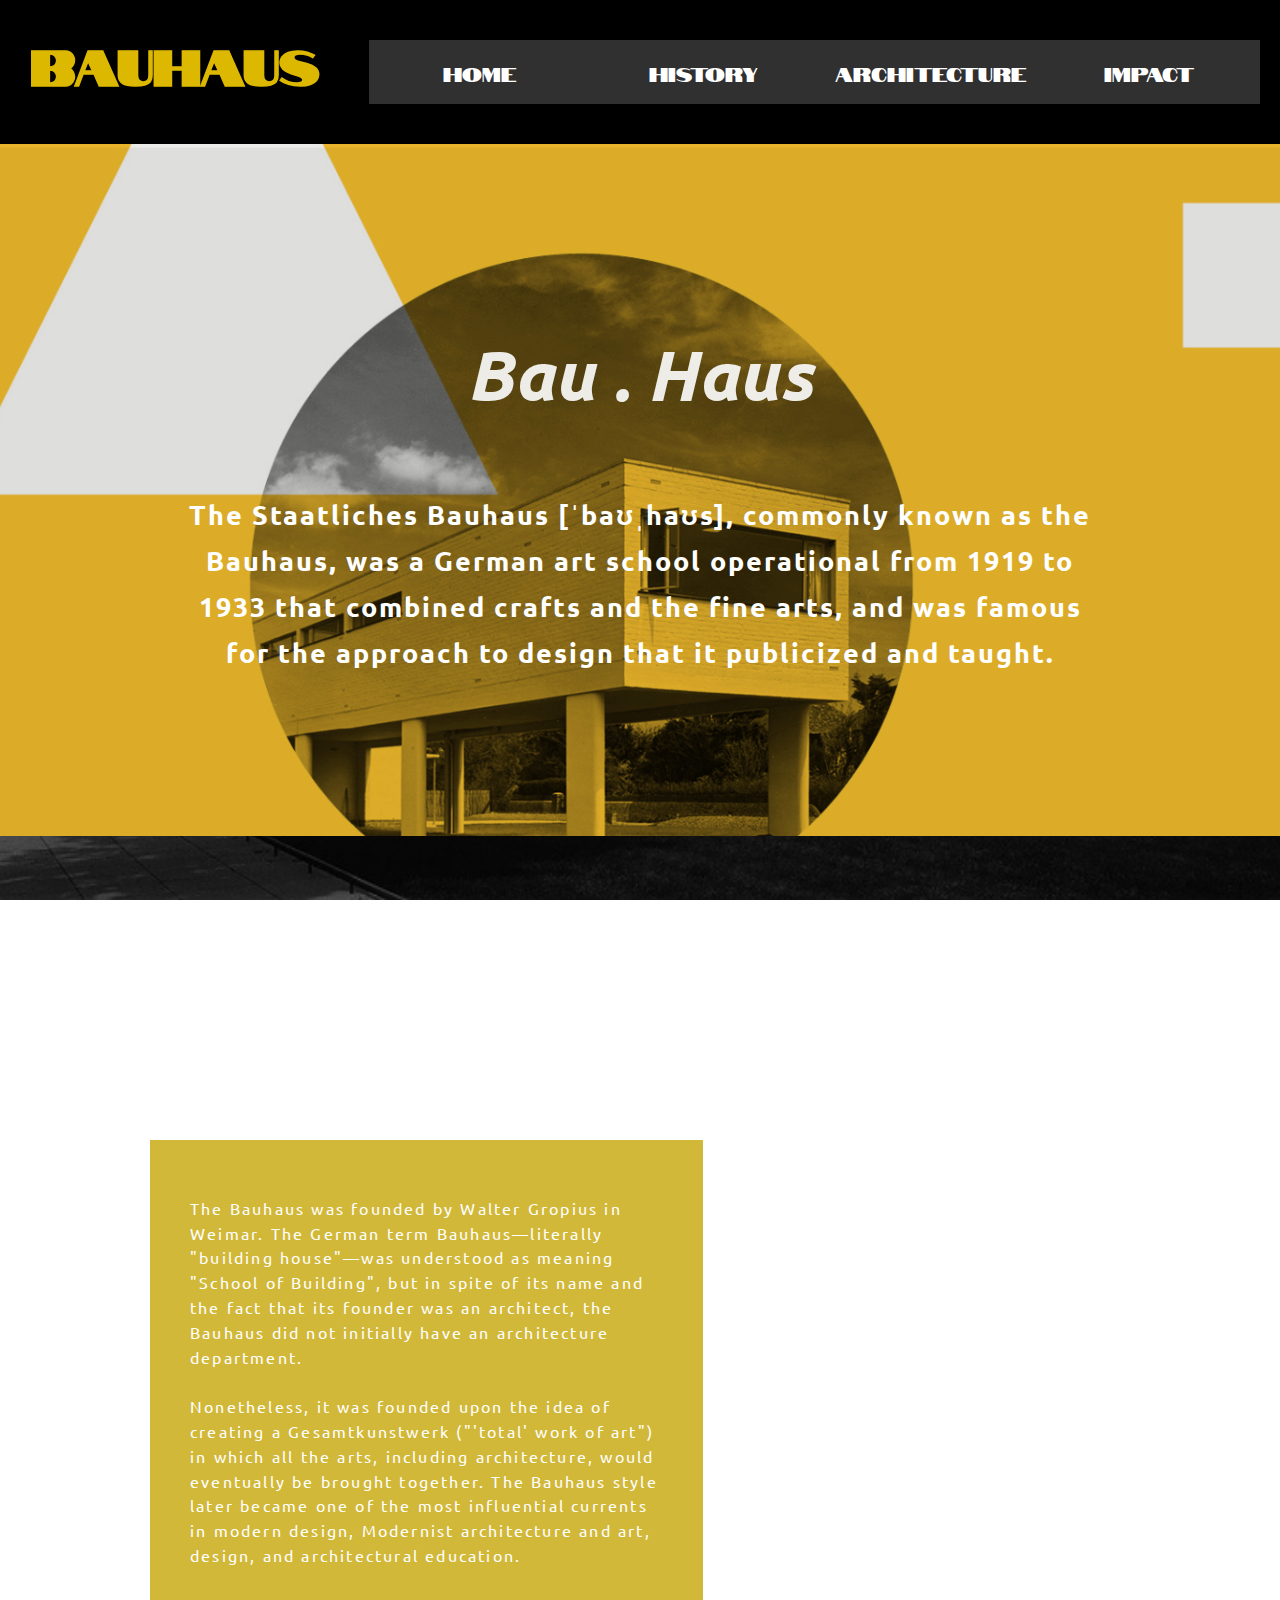
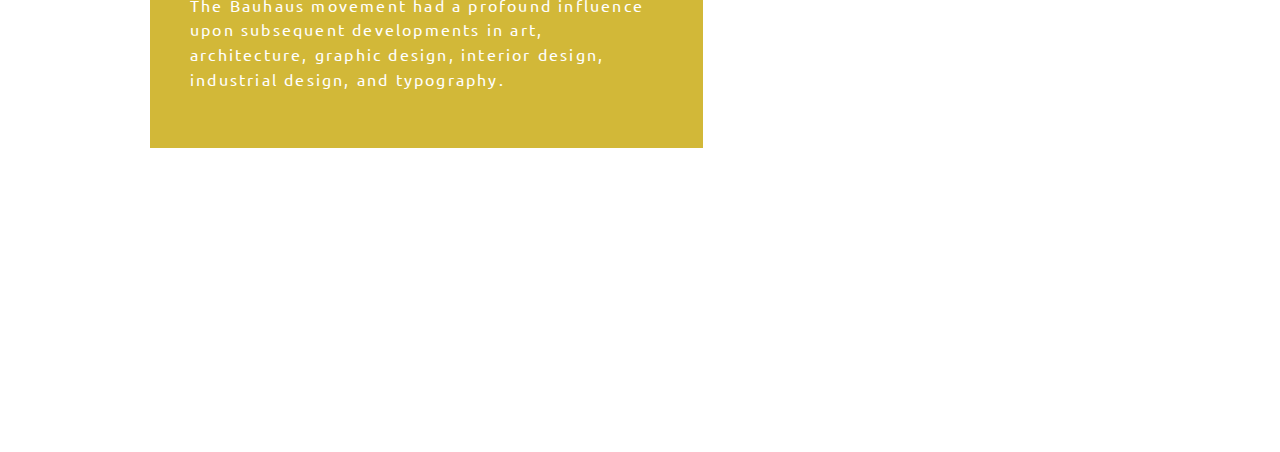
<file: index.html>
<!DOCTYPE html>
<html>
<head>

	<meta charset="utf-8">
	<meta http-equiv="X-UA-Compatible" content="IE=edge">
	<title>Bauhaus Design</title>
	<meta name="description" content="">

	<!-- Enable responsive layouts; tell browsers not to shrink pages to fit small screens -->
	<meta name="viewport" content="width=device-width, initial-scale=1">

	<!-- Load styles -->
	<!-- For production, combine all of the stylesheets -->
	<link rel="stylesheet" href="css/sitewide.css">

	<!-- Webfonts -->
	<link href="https://fonts.googleapis.com/css?family=Source+Sans+Pro" rel="stylesheet">
		<link href="https://fonts.googleapis.com/css?family=Barlow|Francois+One|Ubuntu|Notable&display=swap" rel="stylesheet">

</head>
<body class="homepage">
<!-- Change this classname for each page/type! -->

	<!-- Page content typically goes inside the container -->

	<div class="container">
		<div class="box box-title">
				<h3> Bauhaus</h3>
				<nav class="global-nav">
					<ul>
						<li>
							<a herf="indect.htmL">HOME</a>
						</li>
						<li>
							<a href="history.html">HISTORY</a>
						</li>
						<li>
							<a href="architecture.html">ARCHITECTURE</a>
						</li>
						<li>
							<a href="impact.html">IMPACT</a>
						</li>
					</ul>
				</nav>
			</div>

		<div class="box box-black">
			<div class="words">
			<h2> Bau . Haus</h2>
			<br><br>
			<h4>The Staatliches Bauhaus [ˈbaʊˌhaʊs], commonly known as the Bauhaus, was a German art school operational from 1919 to 1933 that combined crafts and the fine arts, and was famous for the approach to design that it publicized and taught.</h4>
		</div>
		</div>

		<div class="box box-home">
					<div class="sub">
						<div class="Bauhaus">
							<p>The Bauhaus was founded by Walter Gropius in Weimar. The German term Bauhaus—literally "building house"—was understood as meaning "School of Building", but in spite of its name and the fact that its founder was an architect, the Bauhaus did not initially have an architecture department. <br> <br> Nonetheless, it was founded upon the idea of creating a Gesamtkunstwerk ("'total' work of art") in which all the arts, including architecture, would eventually be brought together. The Bauhaus style later became one of the most influential currents in modern design, Modernist architecture and art, design, and architectural education.<br> <br> The Bauhaus movement had a profound influence upon subsequent developments in art, architecture, graphic design, interior design, industrial design, and typography.</p>
						</div>
					</div>
		</div>

	<!--	<h1>Page title here</h1>

		<p>This is the text.</p>
-->

	</div><!-- end container -->

</body>
</html>
</file>
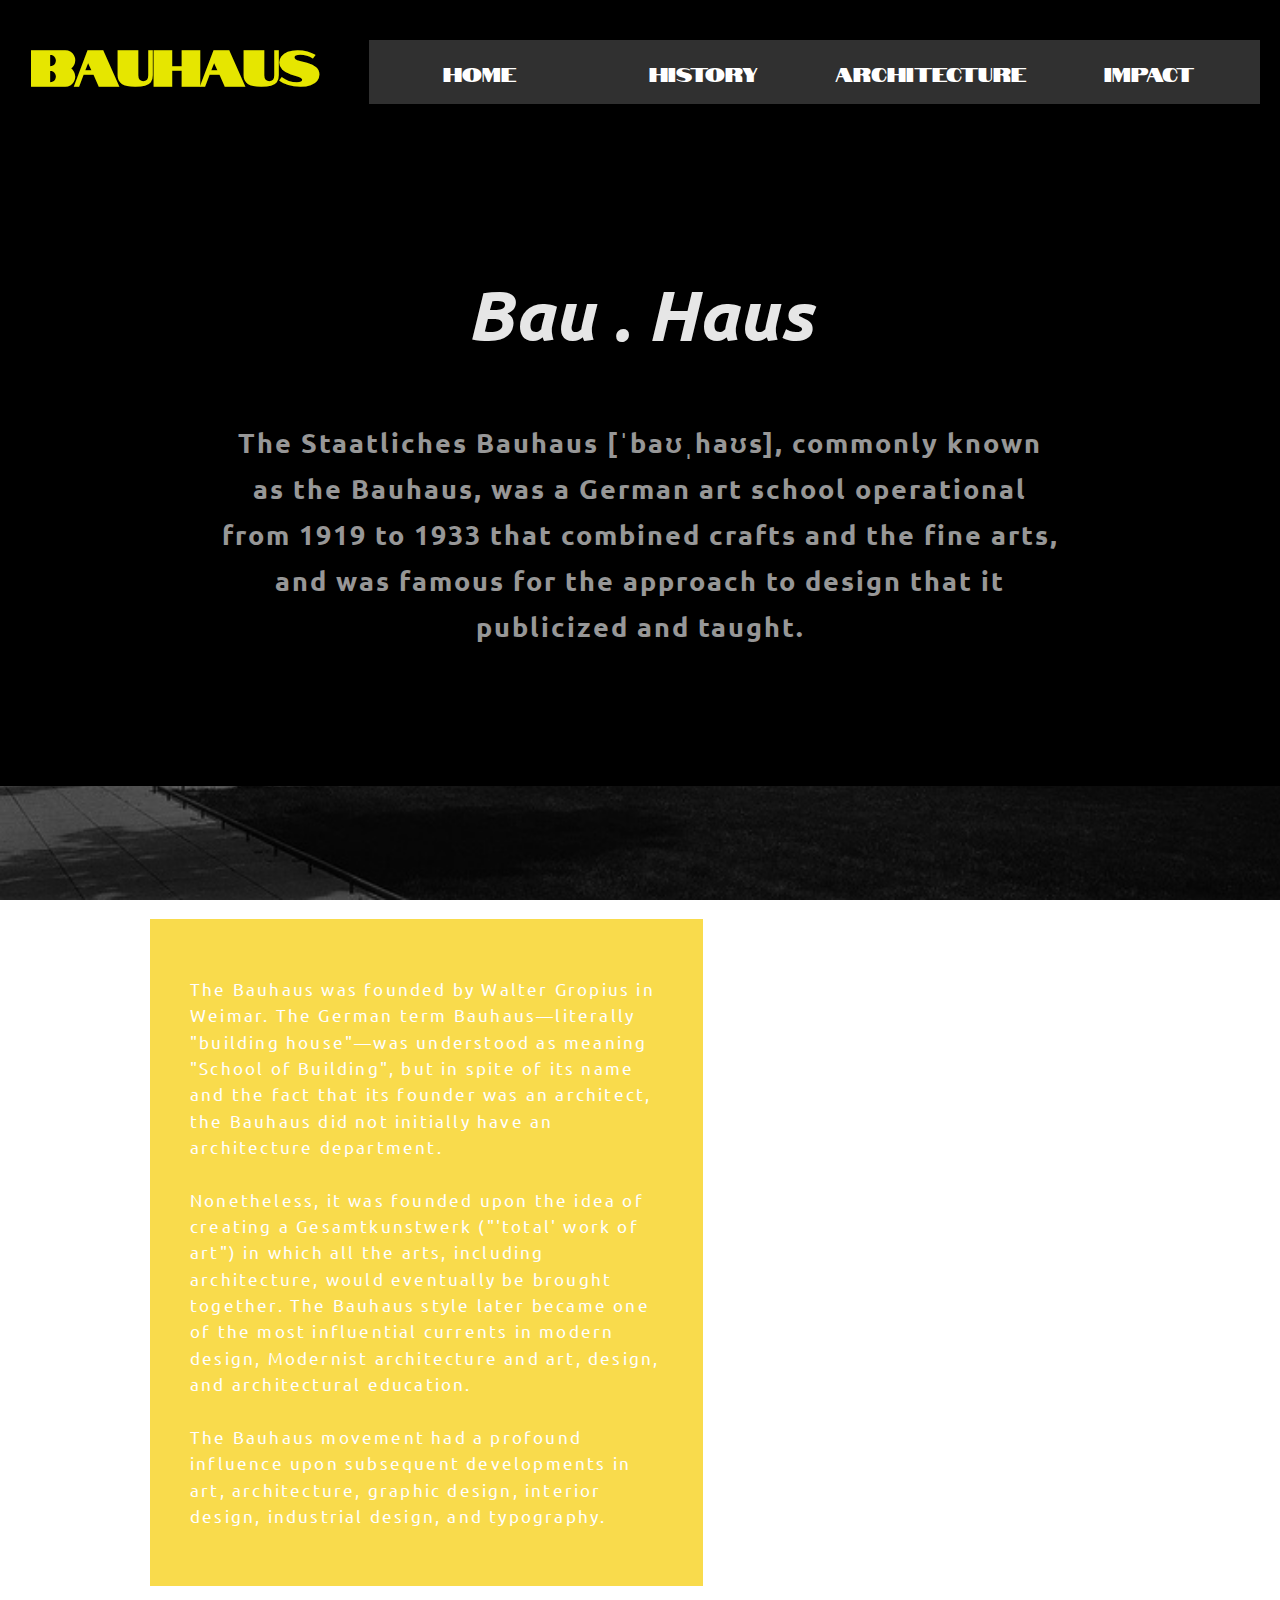
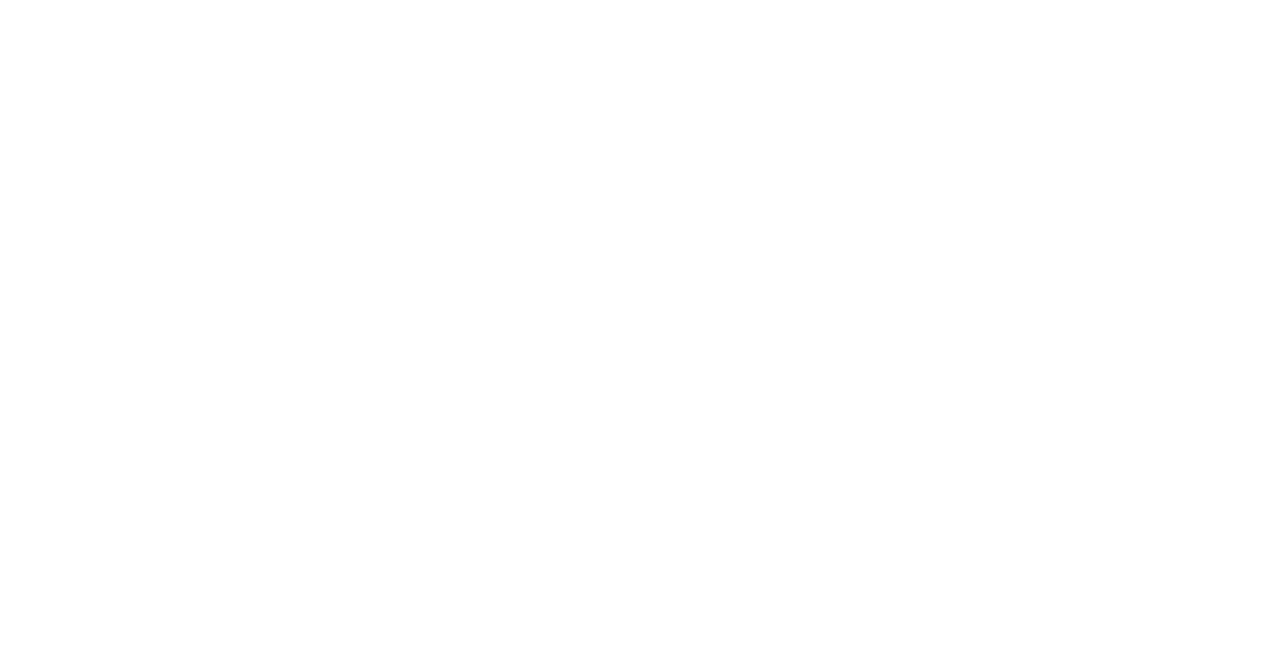
<file: Story Sketch 11.11/index.html>
<!DOCTYPE html>
<html>
<head>

	<meta charset="utf-8">
	<meta http-equiv="X-UA-Compatible" content="IE=edge">
	<title>Bauhaus Design</title>
	<meta name="description" content="">

	<!-- Enable responsive layouts; tell browsers not to shrink pages to fit small screens -->
	<meta name="viewport" content="width=device-width, initial-scale=1">

	<!-- Load styles -->
	<!-- For production, combine all of the stylesheets -->
	<link rel="stylesheet" href="css/sitewide.css">

	<!-- Webfonts -->
	<link href="https://fonts.googleapis.com/css?family=Source+Sans+Pro" rel="stylesheet">
		<link href="https://fonts.googleapis.com/css?family=Barlow|Francois+One|Ubuntu|Notable&display=swap" rel="stylesheet">

</head>
<body class="homepage">
<!-- Change this classname for each page/type! -->

	<!-- Page content typically goes inside the container -->

	<div class="container">
		<div class="box box-title">
				<h3> Bauhaus</h3>
				<nav class="global-nav">
					<ul>
						<li>
							<a herf="indect.htmL">HOME</a>
						</li>
						<li>
							<a href="history.html">HISTORY</a>
						</li>
						<li>
							<a href="architecture.html">ARCHITECTURE</a>
						</li>
						<li>
							<a href="impact.html">IMPACT</a>
						</li>
					</ul>
				</nav>
			</div>

		<div class="box box-black">
			<h2> Bau . Haus</h2>
			<h4>The Staatliches Bauhaus [ˈbaʊˌhaʊs], commonly known as the Bauhaus, was a German art school operational from 1919 to 1933 that combined crafts and the fine arts, and was famous for the approach to design that it publicized and taught.</h4>
		</div>

		<div class="box box-home">
					<div class="sub">
						<div class="Bauhaus">
							<p>The Bauhaus was founded by Walter Gropius in Weimar. The German term Bauhaus—literally "building house"—was understood as meaning "School of Building", but in spite of its name and the fact that its founder was an architect, the Bauhaus did not initially have an architecture department. <br> <br> Nonetheless, it was founded upon the idea of creating a Gesamtkunstwerk ("'total' work of art") in which all the arts, including architecture, would eventually be brought together. The Bauhaus style later became one of the most influential currents in modern design, Modernist architecture and art, design, and architectural education.<br> <br> The Bauhaus movement had a profound influence upon subsequent developments in art, architecture, graphic design, interior design, industrial design, and typography.</p>
						</div>
					</div>
		</div>

	<!--	<h1>Page title here</h1>

		<p>This is the text.</p>
-->

	</div><!-- end container -->

</body>
</html>
</file>
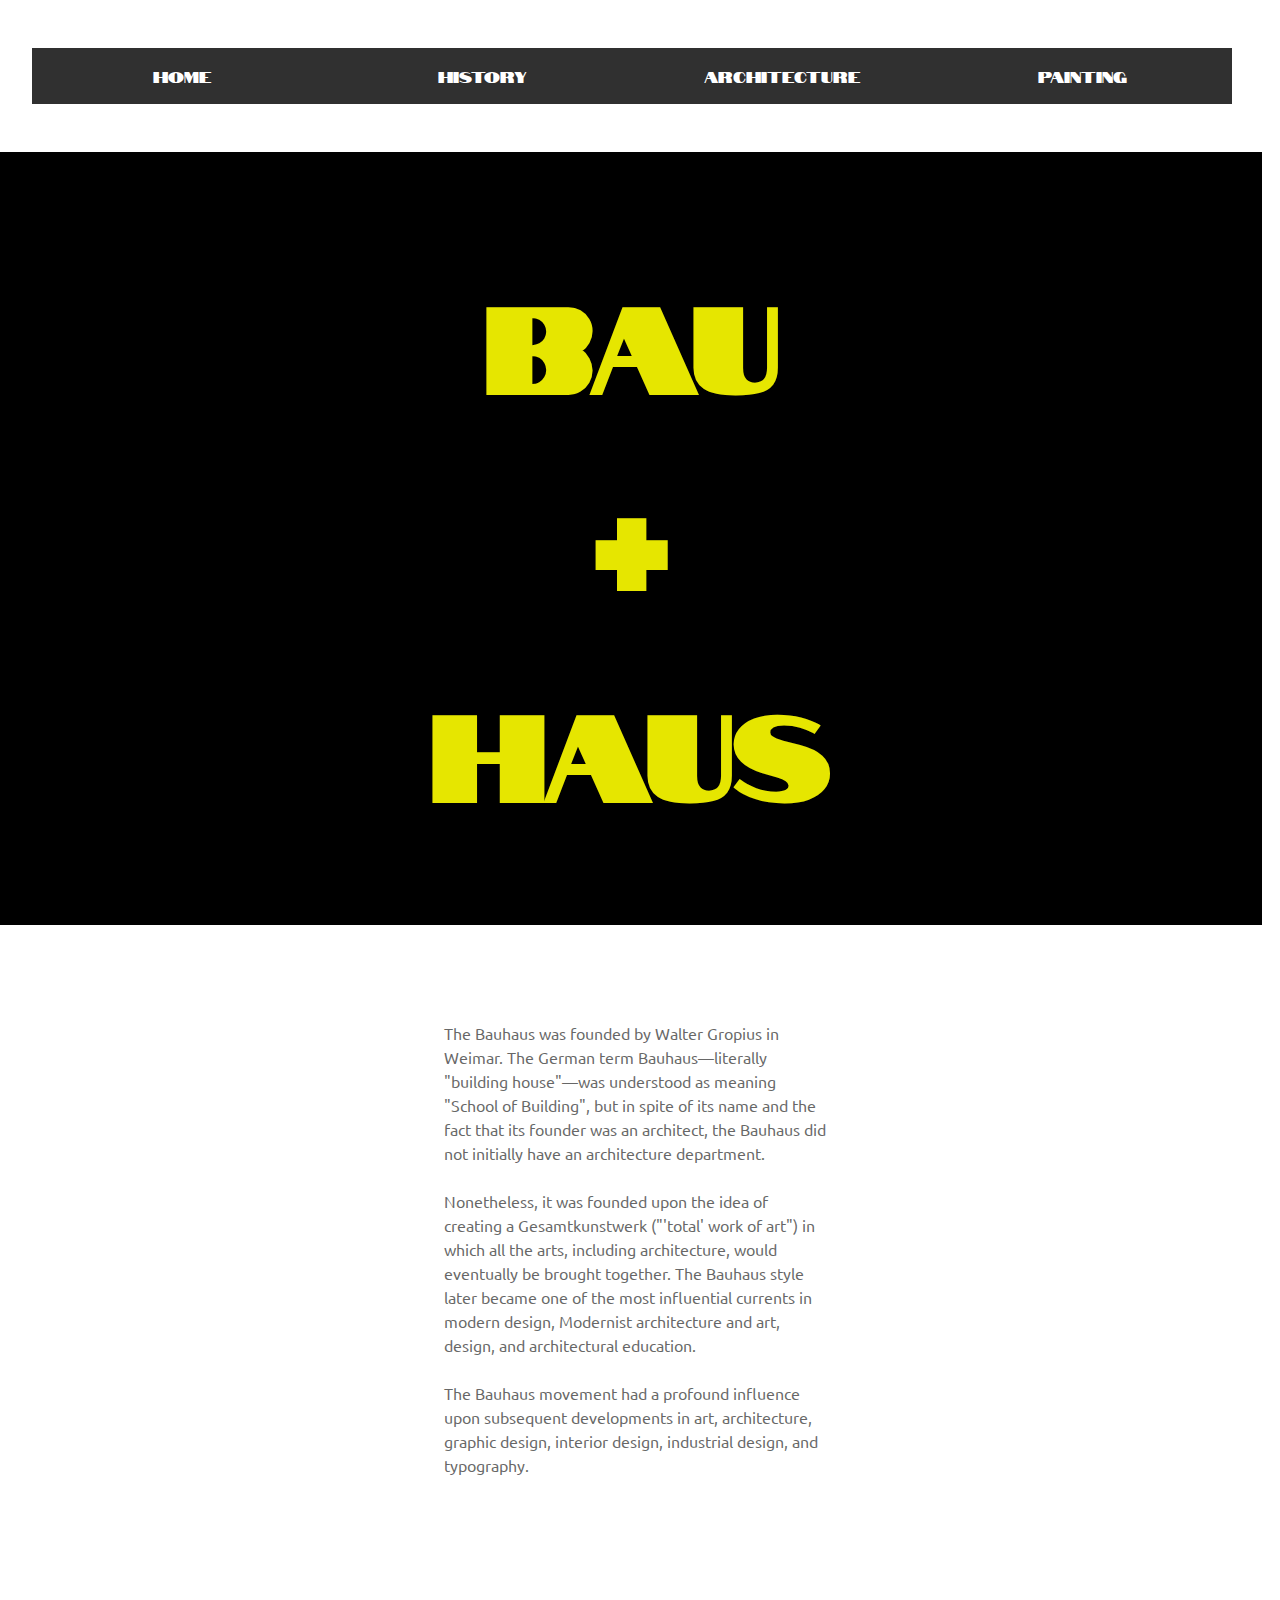
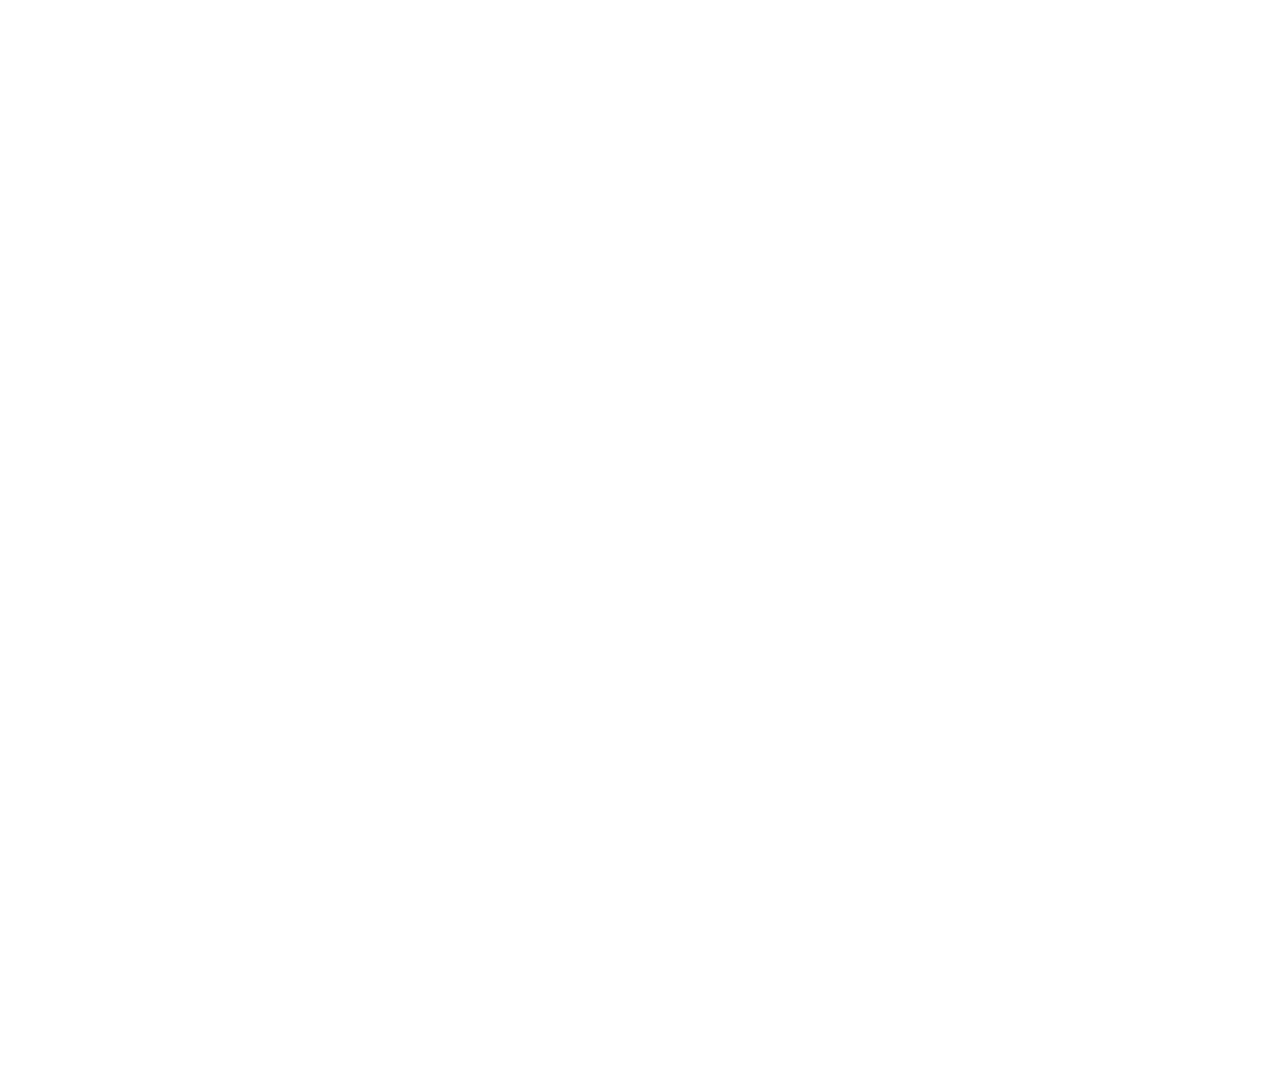
<file: Story Sketch/index.html>
<!DOCTYPE html>
<html>
<head>

	<meta charset="utf-8">
	<meta http-equiv="X-UA-Compatible" content="IE=edge">
	<title>Bauhaus Design</title>
	<meta name="description" content="">

	<!-- Enable responsive layouts; tell browsers not to shrink pages to fit small screens -->
	<meta name="viewport" content="width=device-width, initial-scale=1">

	<!-- Load styles -->
	<!-- For production, combine all of the stylesheets -->
	<link rel="stylesheet" href="css/sitewide.css">

	<!-- Webfonts -->
	<link href="https://fonts.googleapis.com/css?family=Source+Sans+Pro" rel="stylesheet">
		<link href="https://fonts.googleapis.com/css?family=Barlow|Francois+One|Ubuntu|Notable&display=swap" rel="stylesheet">

</head>
<body class="homepage">
<!-- Change this classname for each page/type! -->

	<!-- Page content typically goes inside the container -->

	<div class="container">
		
			<nav class="global-nav">
				<ul>
					<li>
						<a herf="indect.htmL">HOME</a>
					</li>
					<li>
						<a href="history.html">HISTORY</a>
					</li>
					<li>
						<a href="architecture.html">ARCHITECTURE</a>
					</li>
					<li>
						<a href="painting.html">PAINTING</a>
					</li>
				</ul>
			</nav>


		<div class="box box-black">
			<h1> Bau<br>+<br>haus</h1>
		</div>

		<div class="box box-home">
					<div class="sub">
						<div class="Bauhaus">
							<p>The Bauhaus was founded by Walter Gropius in Weimar. The German term Bauhaus—literally "building house"—was understood as meaning "School of Building", but in spite of its name and the fact that its founder was an architect, the Bauhaus did not initially have an architecture department. <br> <br> Nonetheless, it was founded upon the idea of creating a Gesamtkunstwerk ("'total' work of art") in which all the arts, including architecture, would eventually be brought together. The Bauhaus style later became one of the most influential currents in modern design, Modernist architecture and art, design, and architectural education.<br> <br> The Bauhaus movement had a profound influence upon subsequent developments in art, architecture, graphic design, interior design, industrial design, and typography.</p>
						</div>
					</div>
		</div>


	<!--	<h1>Page title here</h1>

		<p>This is the text.</p>
-->

	</div><!-- end container -->

</body>
</html>
</file>
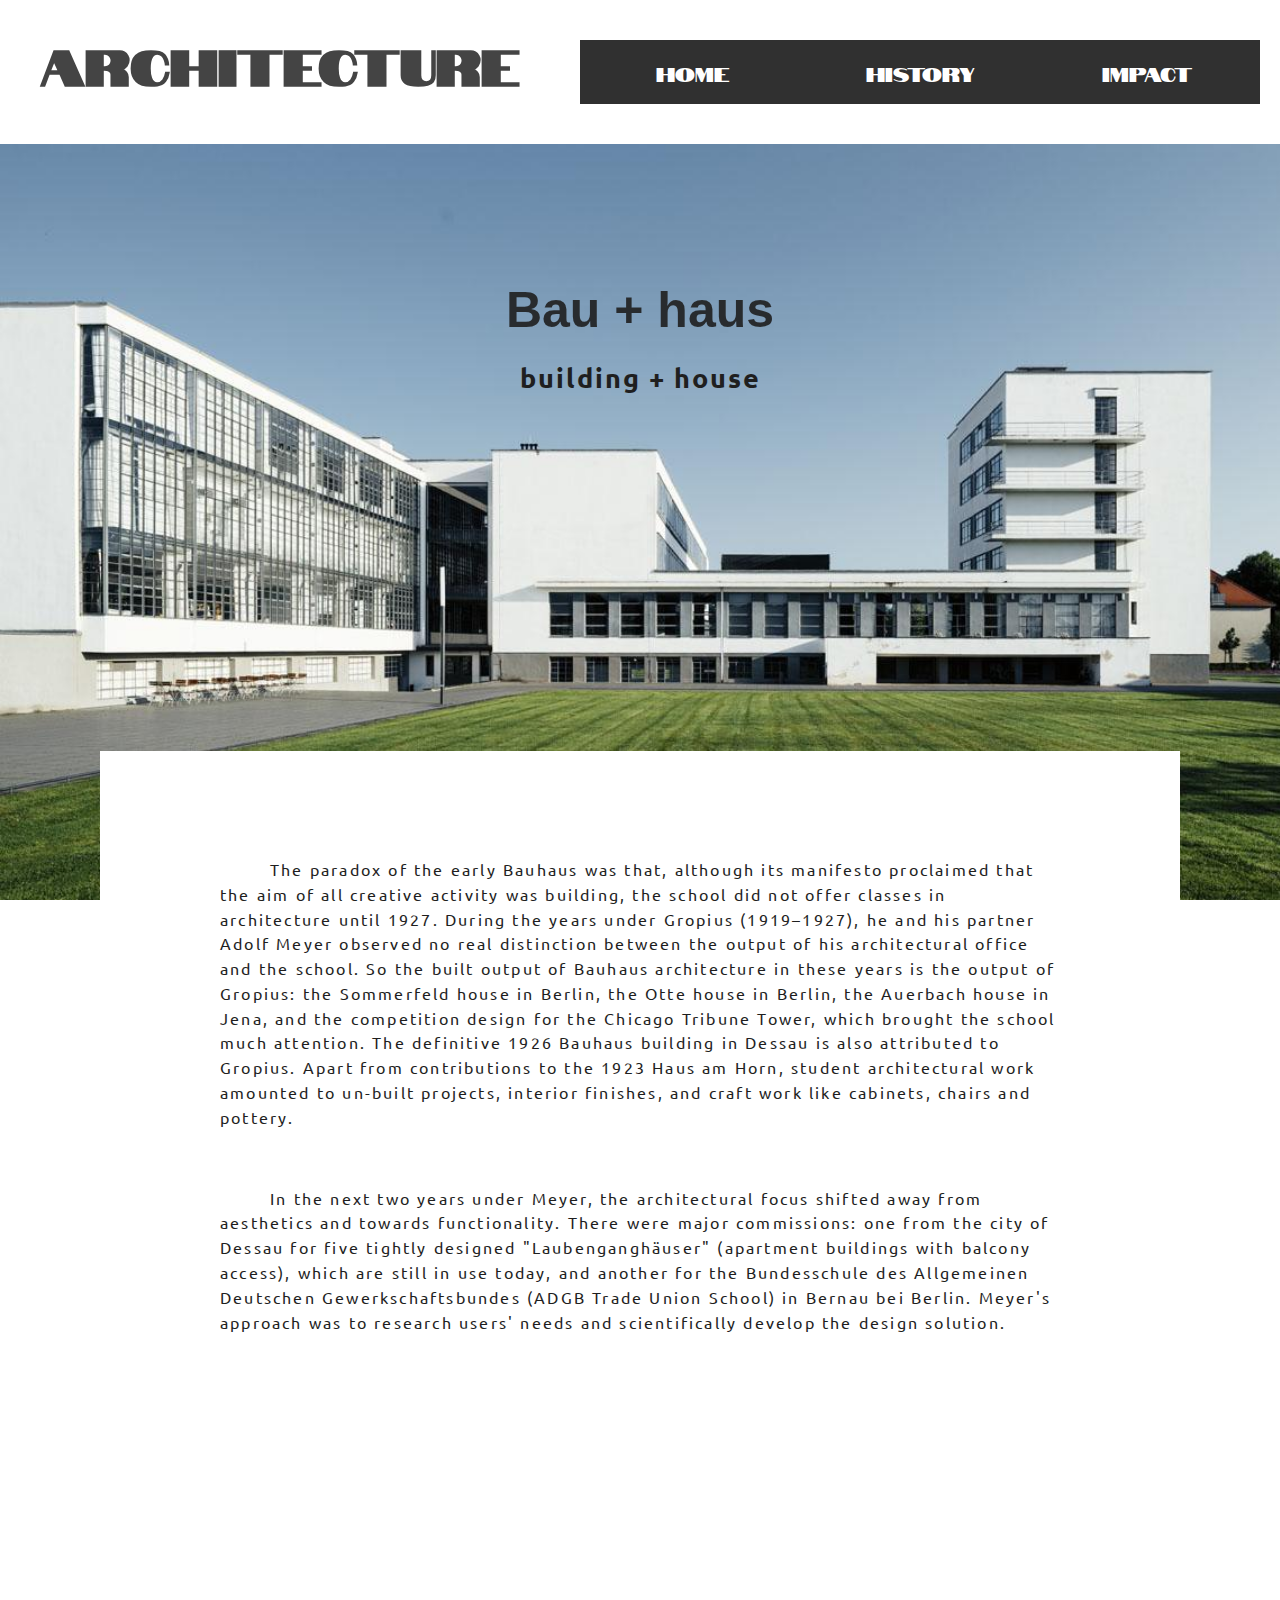
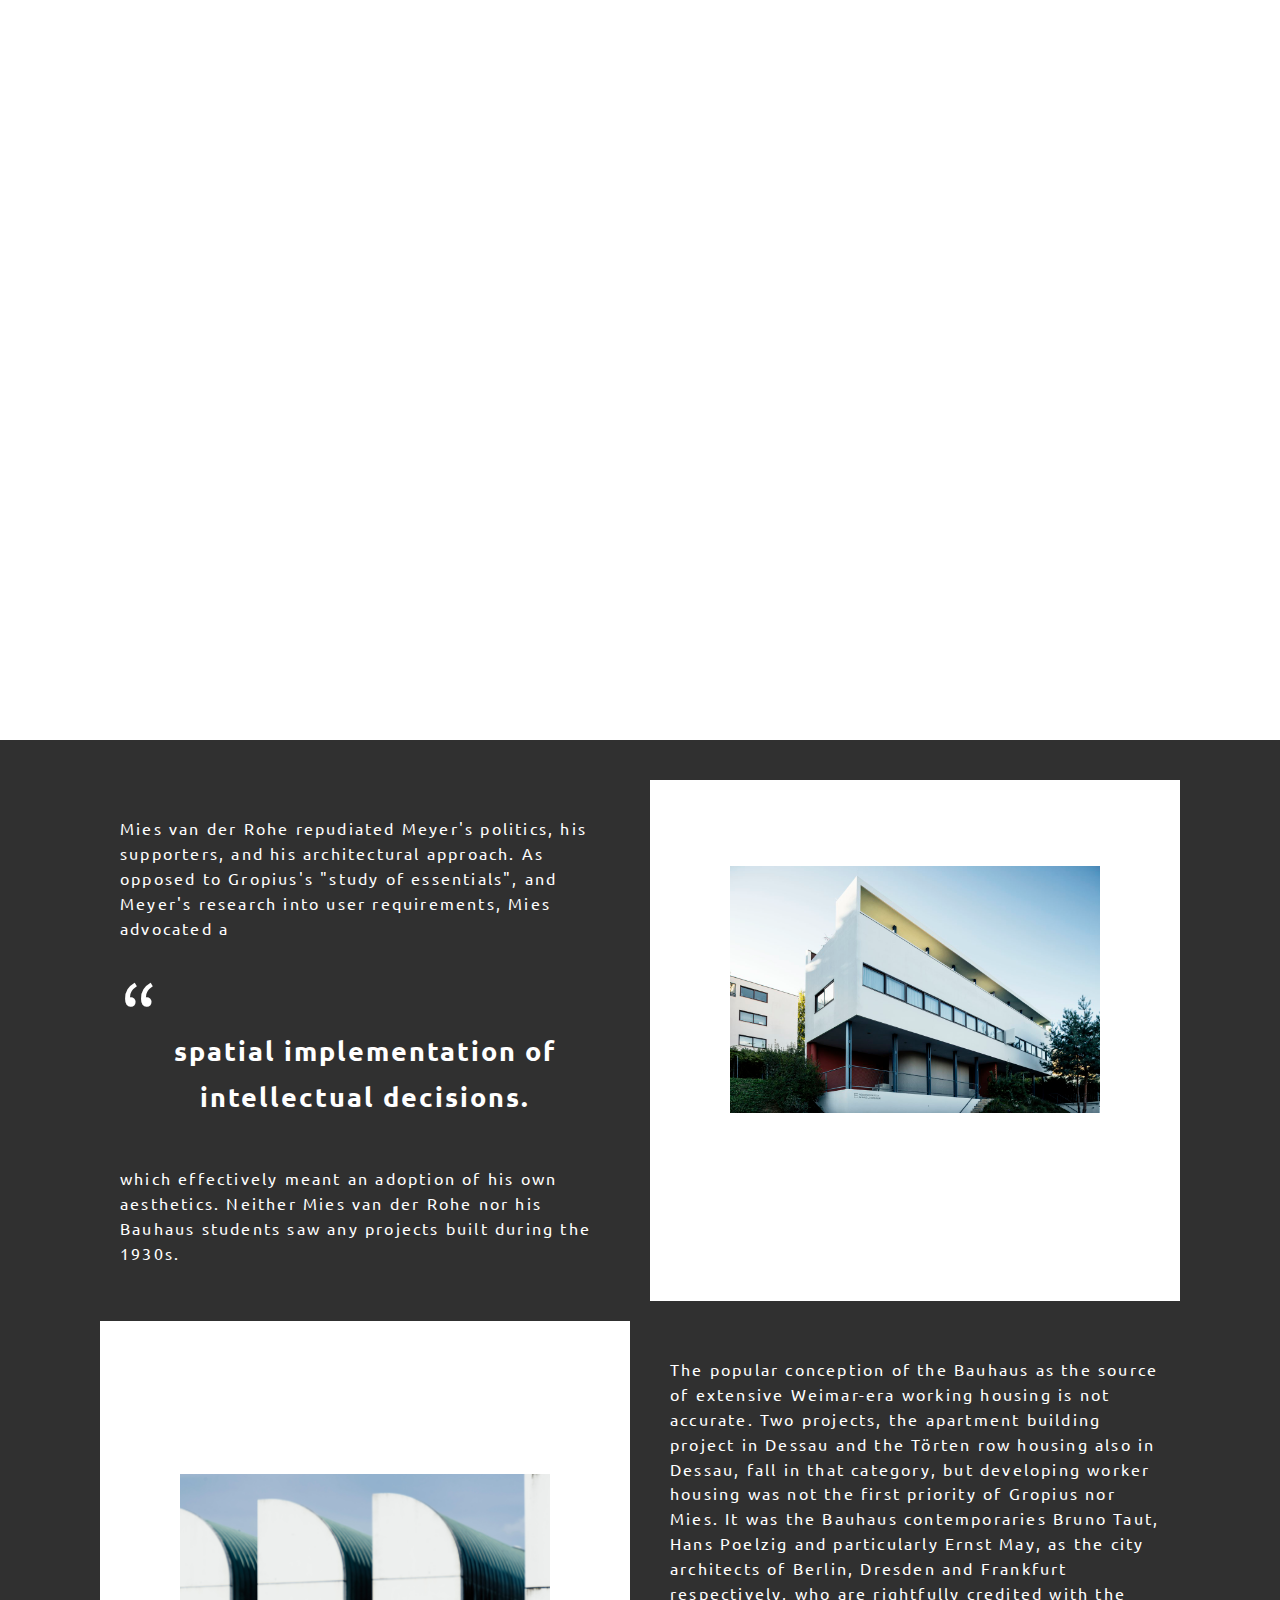
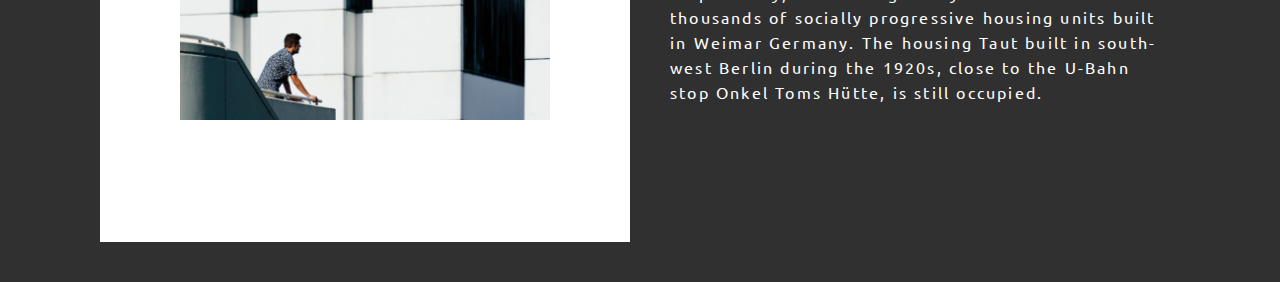
<file: architecture.html>
<!DOCTYPE html>
<html>
<head>

	<meta charset="utf-8">
	<meta http-equiv="X-UA-Compatible" content="IE=edge">
	<title>Bauhaus.architecture</title>
	<meta name="description" content="">

	<!-- Enable responsive layouts; tell browsers not to shrink pages to fit small screens -->
	<meta name="viewport" content="width=device-width, initial-scale=1">

	<!-- Load styles -->
	<!-- For production, combine all of the stylesheets -->
	<link rel="stylesheet" href="css/sitewide.css">

	<!-- pull in webfonts -->
	<link href="https://fonts.googleapis.com/css?family=Source+Sans+Pro" rel="stylesheet">
	<link href="https://fonts.googleapis.com/css?family=Barlow|Francois+One|Ubuntu|Notable&display=swap" rel="stylesheet">
</head>
<body>

	<!-- Page content goes inside the container -->
	<!-- In general, you should have only one container per page. -->
	<div class="container">
		<div class="box box-title-architecture">
				<h3> Architecture</h3>
				<nav class="global-nav">
					<ul>
						<li>
							<a href="index.html">HOME</a>
						</li>
						<li>
							<a href="history.html">HISTORY</a>
						</li>
						<li>
							<a href="impact.html">IMPACT</a>
						</li>
					</ul>
				</nav>
			</div>

			<div class="box box-school">
				<h1>Bau + haus </h1>
				<h4> building + house</h4>
					<div class="paragraph">
						<p>  The paradox of the early Bauhaus was that, although its manifesto proclaimed that the aim of all creative activity was building, the school did not offer classes in architecture until 1927. During the years under Gropius (1919–1927), he and his partner Adolf Meyer observed no real distinction between the output of his architectural office and the school. So the built output of Bauhaus architecture in these years is the output of Gropius: the Sommerfeld house in Berlin, the Otte house in Berlin, the Auerbach house in Jena, and the competition design for the Chicago Tribune Tower, which brought the school much attention. The definitive 1926 Bauhaus building in Dessau is also attributed to Gropius. Apart from contributions to the 1923 Haus am Horn, student architectural work amounted to un-built projects, interior finishes, and craft work like cabinets, chairs and pottery.
						</p>
						<p> In the next two years under Meyer, the architectural focus shifted away from aesthetics and towards functionality. There were major commissions: one from the city of Dessau for five tightly designed "Laubenganghäuser" (apartment buildings with balcony access), which are still in use today, and another for the Bundesschule des Allgemeinen Deutschen Gewerkschaftsbundes (ADGB Trade Union School) in Bernau bei Berlin. Meyer's approach was to research users' needs and scientifically develop the design solution.
					</p>
					</div>
			</div>

			<div class="box box-more">
				<div class="para2">
					<p> Mies van der Rohe repudiated Meyer's politics, his supporters, and his architectural approach. As opposed to Gropius's "study of essentials", and Meyer's research into user requirements, Mies advocated a
					</p>
				<blockquote><h4 class="quotation">
						spatial implementation of intellectual decisions.</h4>
				 </blockquote>
					<p> which effectively meant an adoption of his own aesthetics. Neither Mies van der Rohe nor his Bauhaus students saw any projects built during the 1930s.</p>
				</div>
				<div class="photo_wei2">
						<figure>
							<img src="img/wei.jpg" alt="wei"/>
						</figure>
				</div>
				<div class="para">
						<p>The popular conception of the Bauhaus as the source of extensive Weimar-era working housing is not accurate. Two projects, the apartment building project in Dessau and the Törten row housing also in Dessau, fall in that category, but developing worker housing was not the first priority of Gropius nor Mies. It was the Bauhaus contemporaries Bruno Taut, Hans Poelzig and particularly Ernst May, as the city architects of Berlin, Dresden and Frankfurt respectively, who are rightfully credited with the thousands of socially progressive housing units built in Weimar Germany. The housing Taut built in south-west Berlin during the 1920s, close to the U-Bahn stop Onkel Toms Hütte, is still occupied.
						</p>
				</div>
				<div class="photo_100">
					<figure>
						<img src="img/100 year.jpg" alt="100 year"/>
					</figure>
				</div>



	</div><!-- end container -->

</body>
</html>
</file>
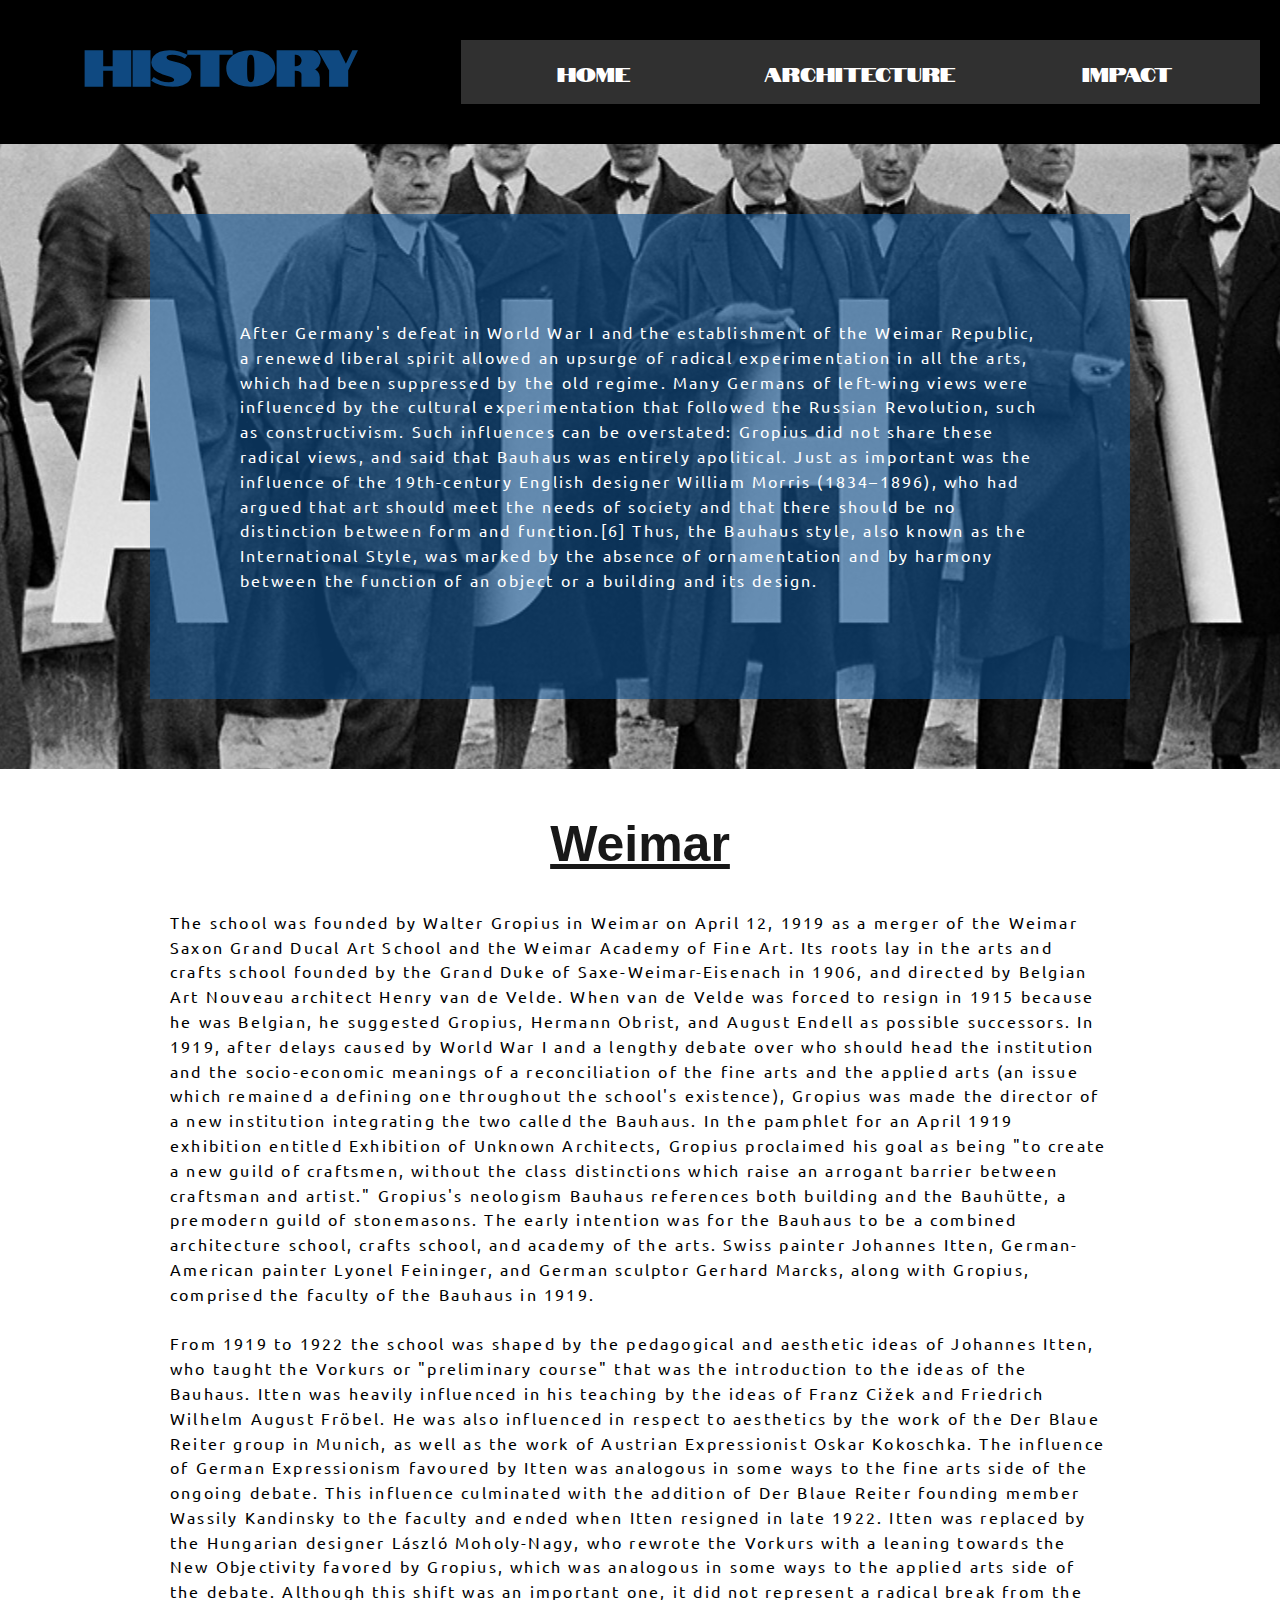
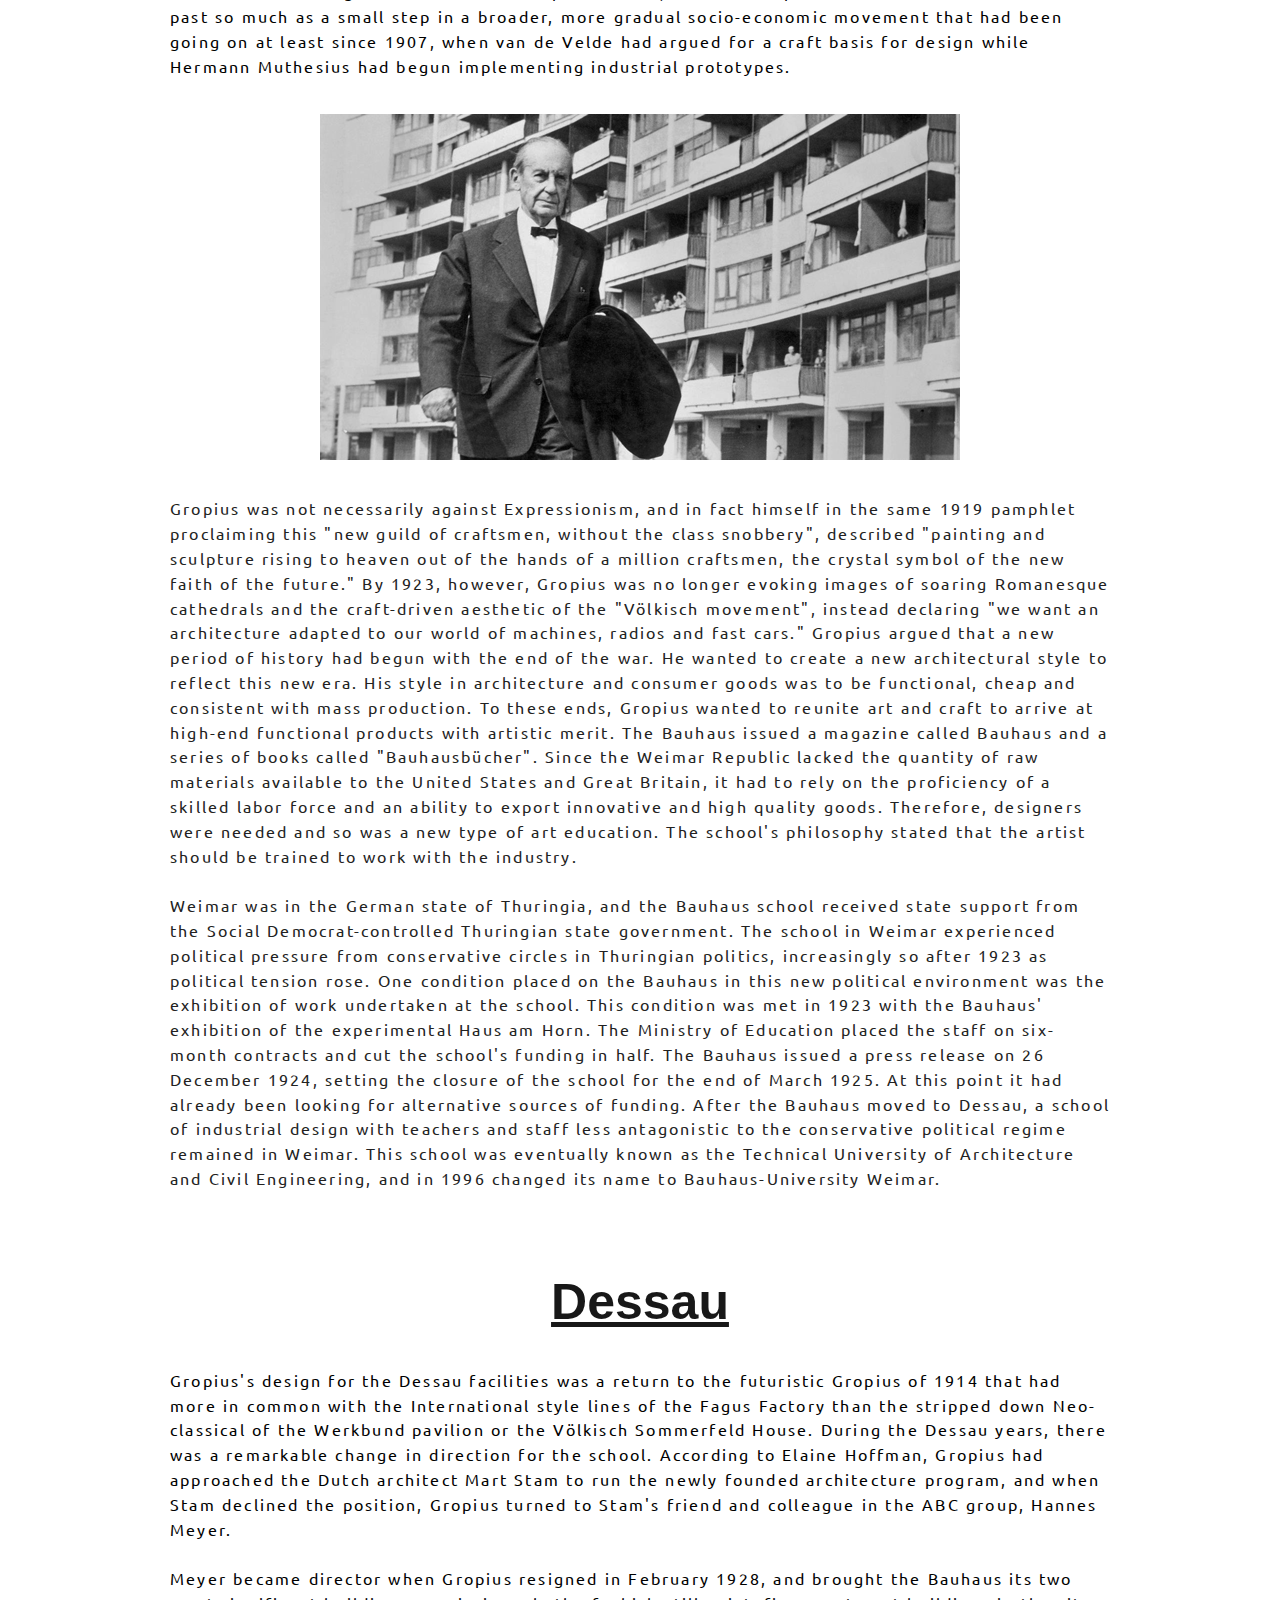
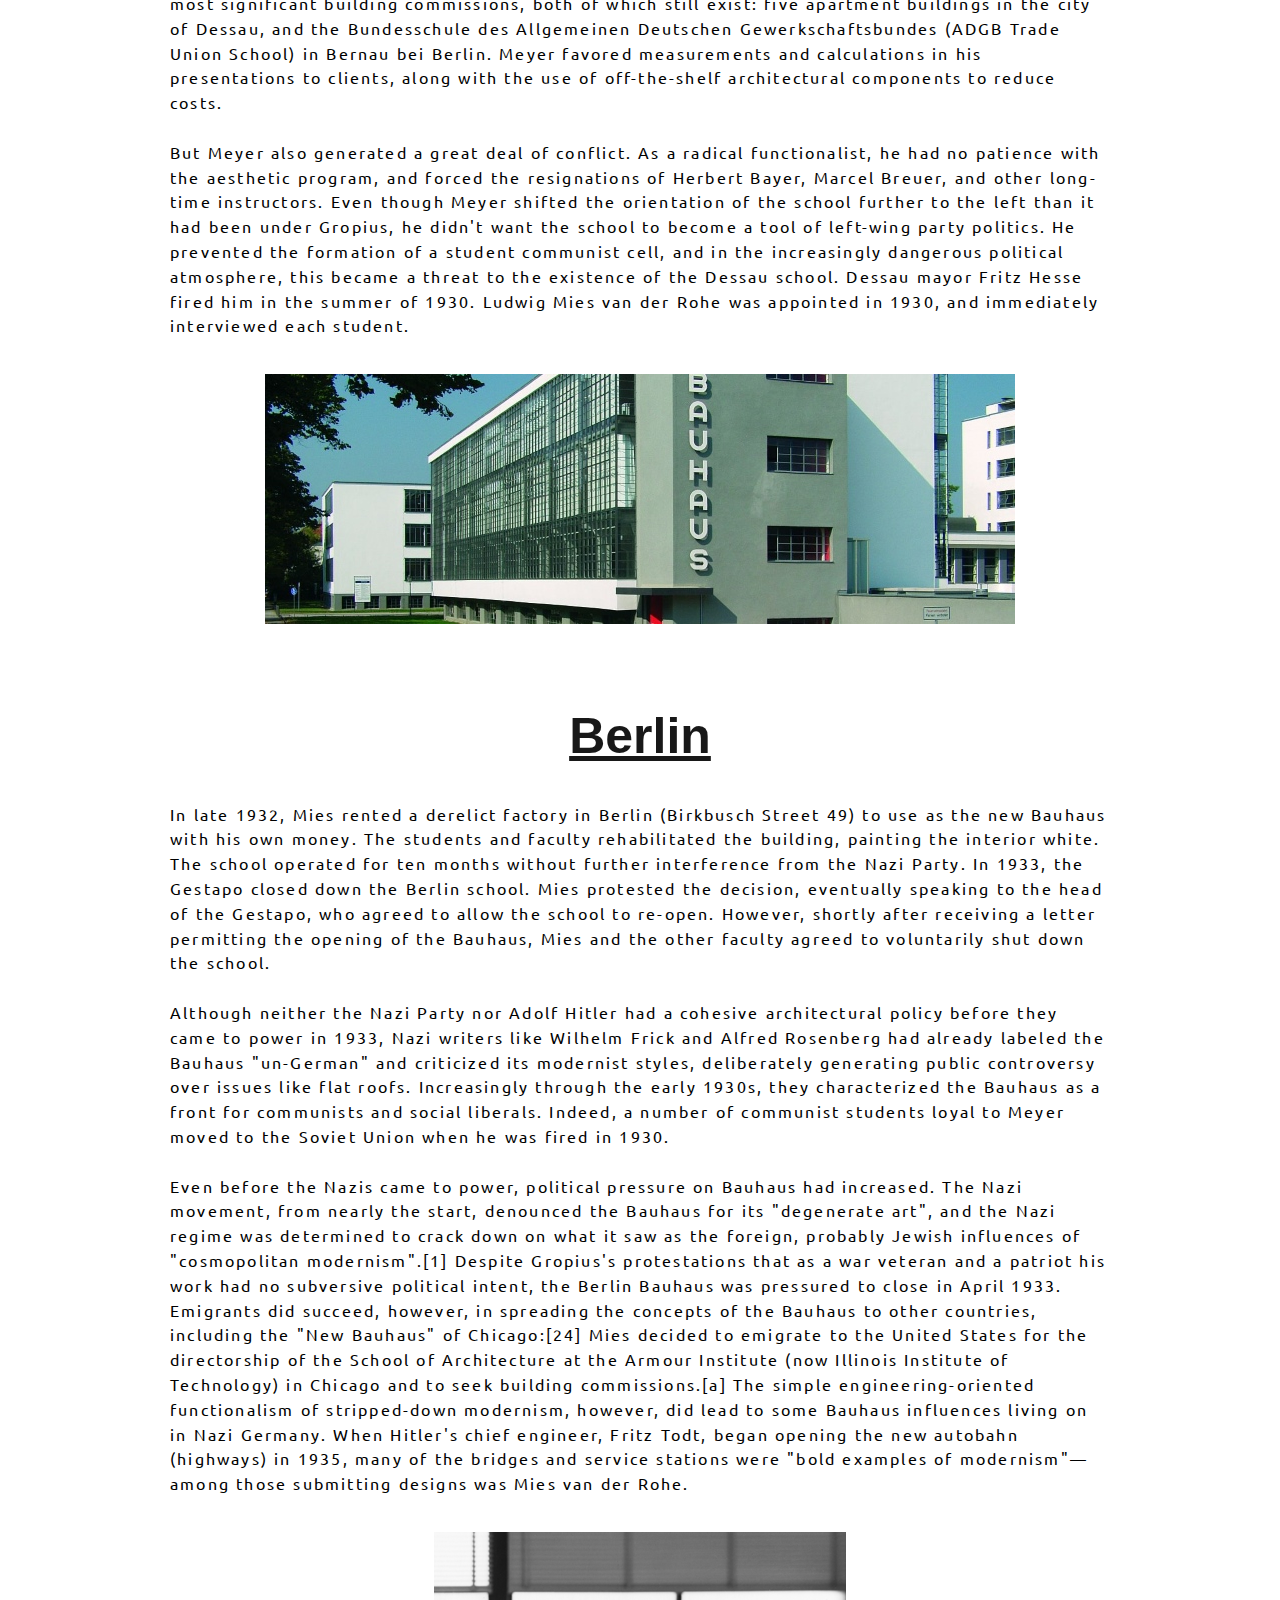
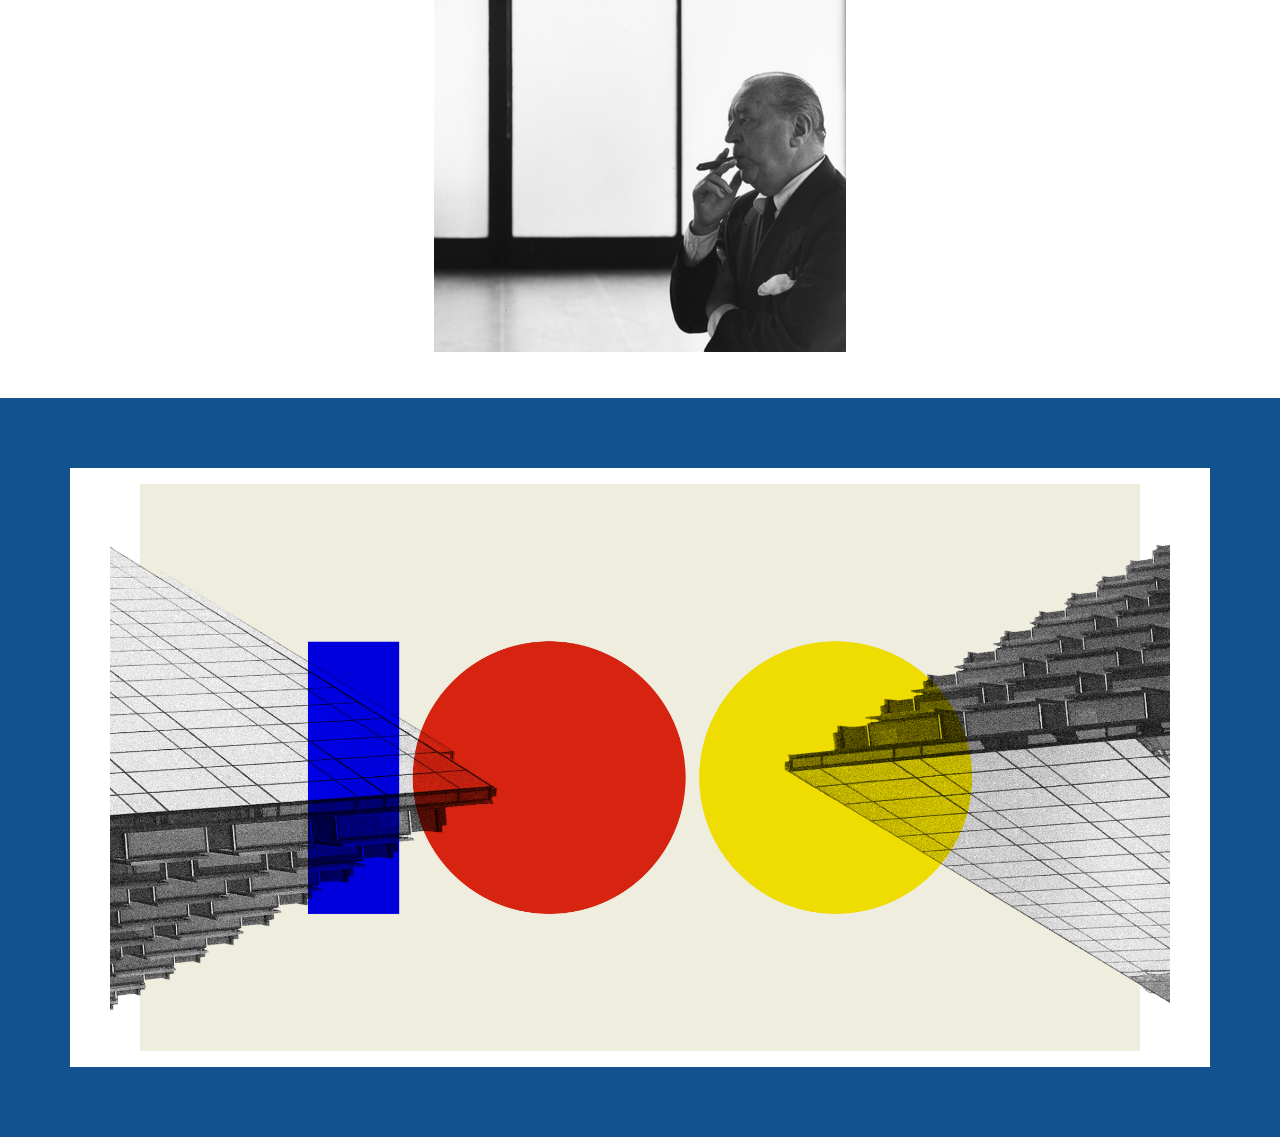
<file: history.html>
<!DOCTYPE html>
<html>
<head>

	<meta charset="utf-8">
	<meta http-equiv="X-UA-Compatible" content="IE=edge">
	<title>Bauhaus.History</title>
	<meta name="description" content="">

	<!-- Enable responsive layouts; tell browsers not to shrink pages to fit small screens -->
	<meta name="viewport" content="width=device-width, initial-scale=1">

	<!-- Load styles -->
	<!-- For production, combine all of the stylesheets -->
	<link rel="stylesheet" href="css/sitewide.css">

	<!-- pull in webfonts -->
	<link href="https://fonts.googleapis.com/css?family=Source+Sans+Pro" rel="stylesheet">
	<link href="https://fonts.googleapis.com/css?family=Barlow|Francois+One|Ubuntu|Notable&display=swap" rel="stylesheet">
</head>
<body>

	<!-- Page content goes inside the container -->
	<!-- In general, you should have only one container per page. -->
	<div class="container">

		<div class="box box-title-history">
				<h3> History</h3>
				<nav class="global-nav">
					<ul>
						<li>
							<a href="index.html">HOME</a>
						</li>
						<li>
							<a href="architecture.html">ARCHITECTURE</a>
						</li>
						<li>
							<a href="impact.html">IMPACT</a>
						</li>
					</ul>
				</nav>
			</div>


		<div class="box box-movement">
			<div class="movement">
				<p>
					After Germany's defeat in World War I and the establishment of the Weimar Republic, a renewed liberal spirit allowed an upsurge of radical experimentation in all the arts, which had been suppressed by the old regime. Many Germans of left-wing views were influenced by the cultural experimentation that followed the Russian Revolution, such as constructivism. Such influences can be overstated: Gropius did not share these radical views, and said that Bauhaus was entirely apolitical. Just as important was the influence of the 19th-century English designer William Morris (1834–1896), who had argued that art should meet the needs of society and that there should be no distinction between form and function.[6] Thus, the Bauhaus style, also known as the International Style, was marked by the absence of ornamentation and by harmony between the function of an object or a building and its design.
				</p>
			</div>
		</div>


		<div class="box box-city">
			<div class="weimar">
				<h1 style="text-decoration:underline"> Weimar </h1>
				<p> The school was founded by Walter Gropius in Weimar on April 12, 1919 as a merger of the Weimar Saxon Grand Ducal Art School and the Weimar Academy of Fine Art. Its roots lay in the arts and crafts school founded by the Grand Duke of Saxe-Weimar-Eisenach in 1906, and directed by Belgian Art Nouveau architect Henry van de Velde. When van de Velde was forced to resign in 1915 because he was Belgian, he suggested Gropius, Hermann Obrist, and August Endell as possible successors. In 1919, after delays caused by World War I and a lengthy debate over who should head the institution and the socio-economic meanings of a reconciliation of the fine arts and the applied arts (an issue which remained a defining one throughout the school's existence), Gropius was made the director of a new institution integrating the two called the Bauhaus. In the pamphlet for an April 1919 exhibition entitled Exhibition of Unknown Architects, Gropius proclaimed his goal as being "to create a new guild of craftsmen, without the class distinctions which raise an arrogant barrier between craftsman and artist." Gropius's neologism Bauhaus references both building and the Bauhütte, a premodern guild of stonemasons. The early intention was for the Bauhaus to be a combined architecture school, crafts school, and academy of the arts. Swiss painter Johannes Itten, German-American painter Lyonel Feininger, and German sculptor Gerhard Marcks, along with Gropius, comprised the faculty of the Bauhaus in 1919.
				<br><br> From 1919 to 1922 the school was shaped by the pedagogical and aesthetic ideas of Johannes Itten, who taught the Vorkurs or "preliminary course" that was the introduction to the ideas of the Bauhaus. Itten was heavily influenced in his teaching by the ideas of Franz Cižek and Friedrich Wilhelm August Fröbel. He was also influenced in respect to aesthetics by the work of the Der Blaue Reiter group in Munich, as well as the work of Austrian Expressionist Oskar Kokoschka. The influence of German Expressionism favoured by Itten was analogous in some ways to the fine arts side of the ongoing debate. This influence culminated with the addition of Der Blaue Reiter founding member Wassily Kandinsky to the faculty and ended when Itten resigned in late 1922. Itten was replaced by the Hungarian designer László Moholy-Nagy, who rewrote the Vorkurs with a leaning towards the New Objectivity favored by Gropius, which was analogous in some ways to the applied arts side of the debate. Although this shift was an important one, it did not represent a radical break from the past so much as a small step in a broader, more gradual socio-economic movement that had been going on at least since 1907, when van de Velde had argued for a craft basis for design while Hermann Muthesius had begun implementing industrial prototypes.
				</p>

			</div>


			<div class="photo_G">
				<div class="G">
				<figure>
    			<img src="img/G.gif" alt="yeah"/>
				</figure>
			</div>
				<p> Gropius was not necessarily against Expressionism, and in fact himself in the same 1919 pamphlet proclaiming this "new guild of craftsmen, without the class snobbery", described "painting and sculpture rising to heaven out of the hands of a million craftsmen, the crystal symbol of the new faith of the future." By 1923, however, Gropius was no longer evoking images of soaring Romanesque cathedrals and the craft-driven aesthetic of the "Völkisch movement", instead declaring "we want an architecture adapted to our world of machines, radios and fast cars." Gropius argued that a new period of history had begun with the end of the war. He wanted to create a new architectural style to reflect this new era. His style in architecture and consumer goods was to be functional, cheap and consistent with mass production. To these ends, Gropius wanted to reunite art and craft to arrive at high-end functional products with artistic merit. The Bauhaus issued a magazine called Bauhaus and a series of books called "Bauhausbücher". Since the Weimar Republic lacked the quantity of raw materials available to the United States and Great Britain, it had to rely on the proficiency of a skilled labor force and an ability to export innovative and high quality goods. Therefore, designers were needed and so was a new type of art education. The school's philosophy stated that the artist should be trained to work with the industry.
				<br><br> Weimar was in the German state of Thuringia, and the Bauhaus school received state support from the Social Democrat-controlled Thuringian state government. The school in Weimar experienced political pressure from conservative circles in Thuringian politics, increasingly so after 1923 as political tension rose. One condition placed on the Bauhaus in this new political environment was the exhibition of work undertaken at the school. This condition was met in 1923 with the Bauhaus' exhibition of the experimental Haus am Horn. The Ministry of Education placed the staff on six-month contracts and cut the school's funding in half. The Bauhaus issued a press release on 26 December 1924, setting the closure of the school for the end of March 1925. At this point it had already been looking for alternative sources of funding. After the Bauhaus moved to Dessau, a school of industrial design with teachers and staff less antagonistic to the conservative political regime remained in Weimar. This school was eventually known as the Technical University of Architecture and Civil Engineering, and in 1996 changed its name to Bauhaus-University Weimar.
				</p>
			</div>

			<div class="Dessau">
				<h1 style="text-decoration:underline"> Dessau </h1>
				<p> Gropius's design for the Dessau facilities was a return to the futuristic Gropius of 1914 that had more in common with the International style lines of the Fagus Factory than the stripped down Neo-classical of the Werkbund pavilion or the Völkisch Sommerfeld House. During the Dessau years, there was a remarkable change in direction for the school. According to Elaine Hoffman, Gropius had approached the Dutch architect Mart Stam to run the newly founded architecture program, and when Stam declined the position, Gropius turned to Stam's friend and colleague in the ABC group, Hannes Meyer.
				<br><br> Meyer became director when Gropius resigned in February 1928, and brought the Bauhaus its two most significant building commissions, both of which still exist: five apartment buildings in the city of Dessau, and the Bundesschule des Allgemeinen Deutschen Gewerkschaftsbundes (ADGB Trade Union School) in Bernau bei Berlin. Meyer favored measurements and calculations in his presentations to clients, along with the use of off-the-shelf architectural components to reduce costs.
				<br><br> But Meyer also generated a great deal of conflict. As a radical functionalist, he had no patience with the aesthetic program, and forced the resignations of Herbert Bayer, Marcel Breuer, and other long-time instructors. Even though Meyer shifted the orientation of the school further to the left than it had been under Gropius, he didn't want the school to become a tool of left-wing party politics. He prevented the formation of a student communist cell, and in the increasingly dangerous political atmosphere, this became a threat to the existence of the Dessau school. Dessau mayor Fritz Hesse fired him in the summer of 1930. Ludwig Mies van der Rohe was appointed in 1930, and immediately interviewed each student.
				</p>

			</div>

			<div class="photo_D">
		    			<img src="img/Dessau.jpg" alt="what"/>
			</div>

			<div class="Berlin">
				<h1 style="text-decoration:underline"> Berlin </h1>
				<p> In late 1932, Mies rented a derelict factory in Berlin (Birkbusch Street 49) to use as the new Bauhaus with his own money. The students and faculty rehabilitated the building, painting the interior white. The school operated for ten months without further interference from the Nazi Party. In 1933, the Gestapo closed down the Berlin school. Mies protested the decision, eventually speaking to the head of the Gestapo, who agreed to allow the school to re-open. However, shortly after receiving a letter permitting the opening of the Bauhaus, Mies and the other faculty agreed to voluntarily shut down the school.
					<br><br>
					Although neither the Nazi Party nor Adolf Hitler had a cohesive architectural policy before they came to power in 1933, Nazi writers like Wilhelm Frick and Alfred Rosenberg had already labeled the Bauhaus "un-German" and criticized its modernist styles, deliberately generating public controversy over issues like flat roofs. Increasingly through the early 1930s, they characterized the Bauhaus as a front for communists and social liberals. Indeed, a number of communist students loyal to Meyer moved to the Soviet Union when he was fired in 1930.
					<br><br>
					Even before the Nazis came to power, political pressure on Bauhaus had increased. The Nazi movement, from nearly the start, denounced the Bauhaus for its "degenerate art", and the Nazi regime was determined to crack down on what it saw as the foreign, probably Jewish influences of "cosmopolitan modernism".[1] Despite Gropius's protestations that as a war veteran and a patriot his work had no subversive political intent, the Berlin Bauhaus was pressured to close in April 1933. Emigrants did succeed, however, in spreading the concepts of the Bauhaus to other countries, including the "New Bauhaus" of Chicago:[24] Mies decided to emigrate to the United States for the directorship of the School of Architecture at the Armour Institute (now Illinois Institute of Technology) in Chicago and to seek building commissions.[a] The simple engineering-oriented functionalism of stripped-down modernism, however, did lead to some Bauhaus influences living on in Nazi Germany. When Hitler's chief engineer, Fritz Todt, began opening the new autobahn (highways) in 1935, many of the bridges and service stations were "bold examples of modernism"—among those submitting designs was Mies van der Rohe.
				</p>
			</div>
		<div class="photo_M">
				<figure>
    			<img src="img/Mies.gif" alt="what"/>
				</figure>
			</div>

		<div class="angle">
					<figure>
						<img src="img/angle.png" alt="yeah"/>
					</figure>
				</div>



		</div>




	</div><!-- end container -->

</body>
</html>
</file>
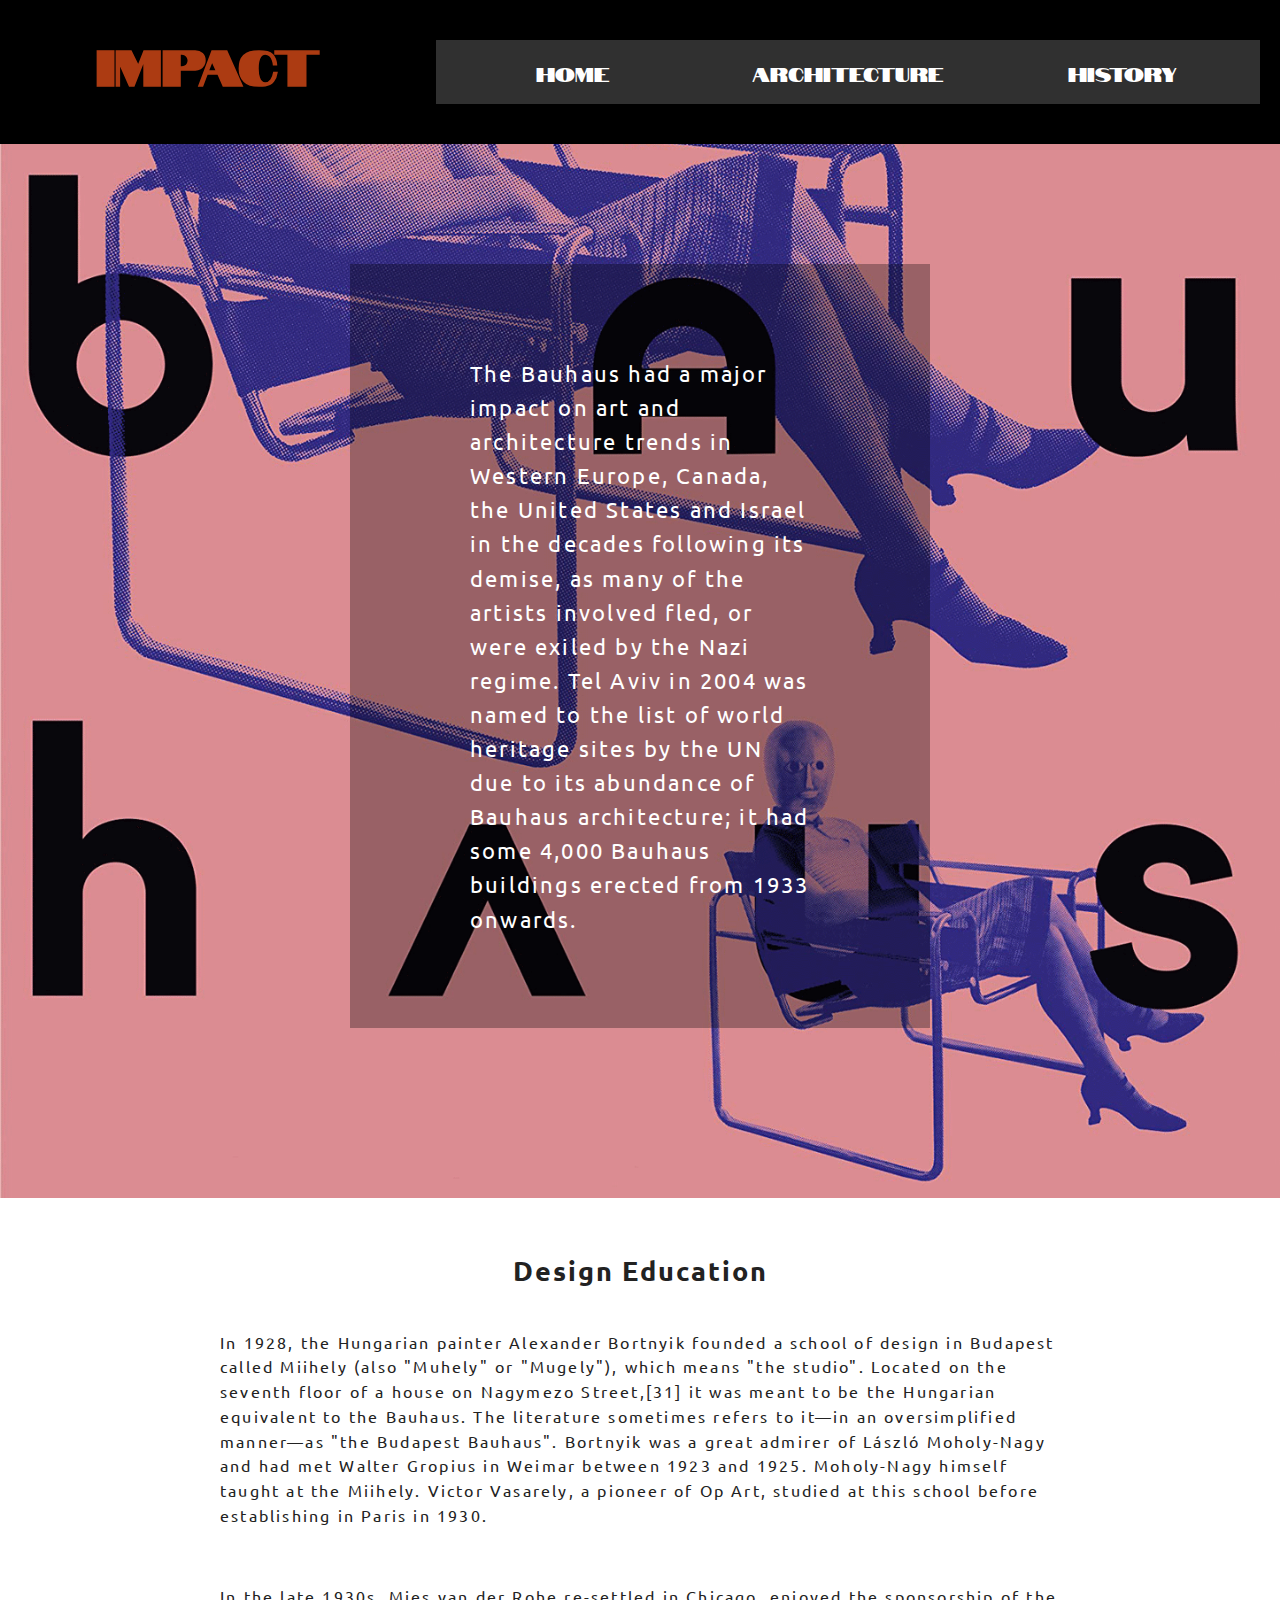
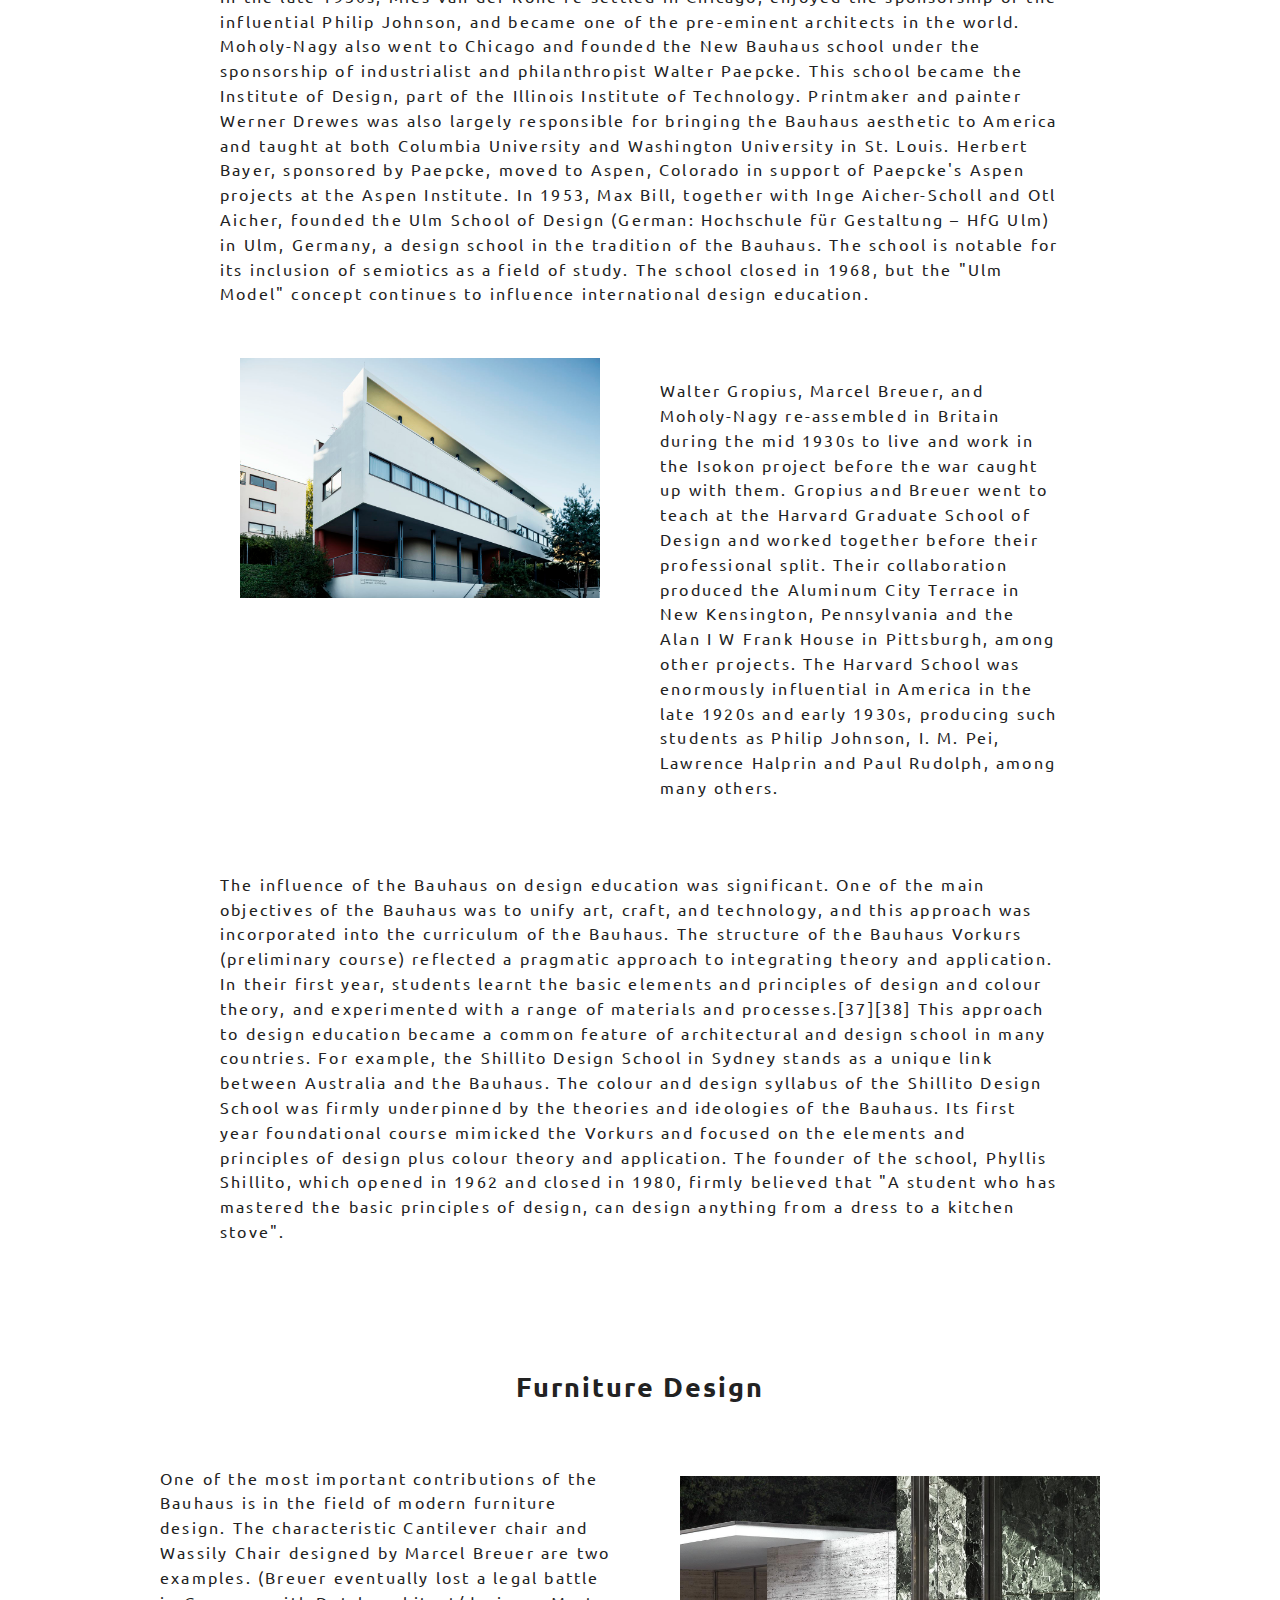
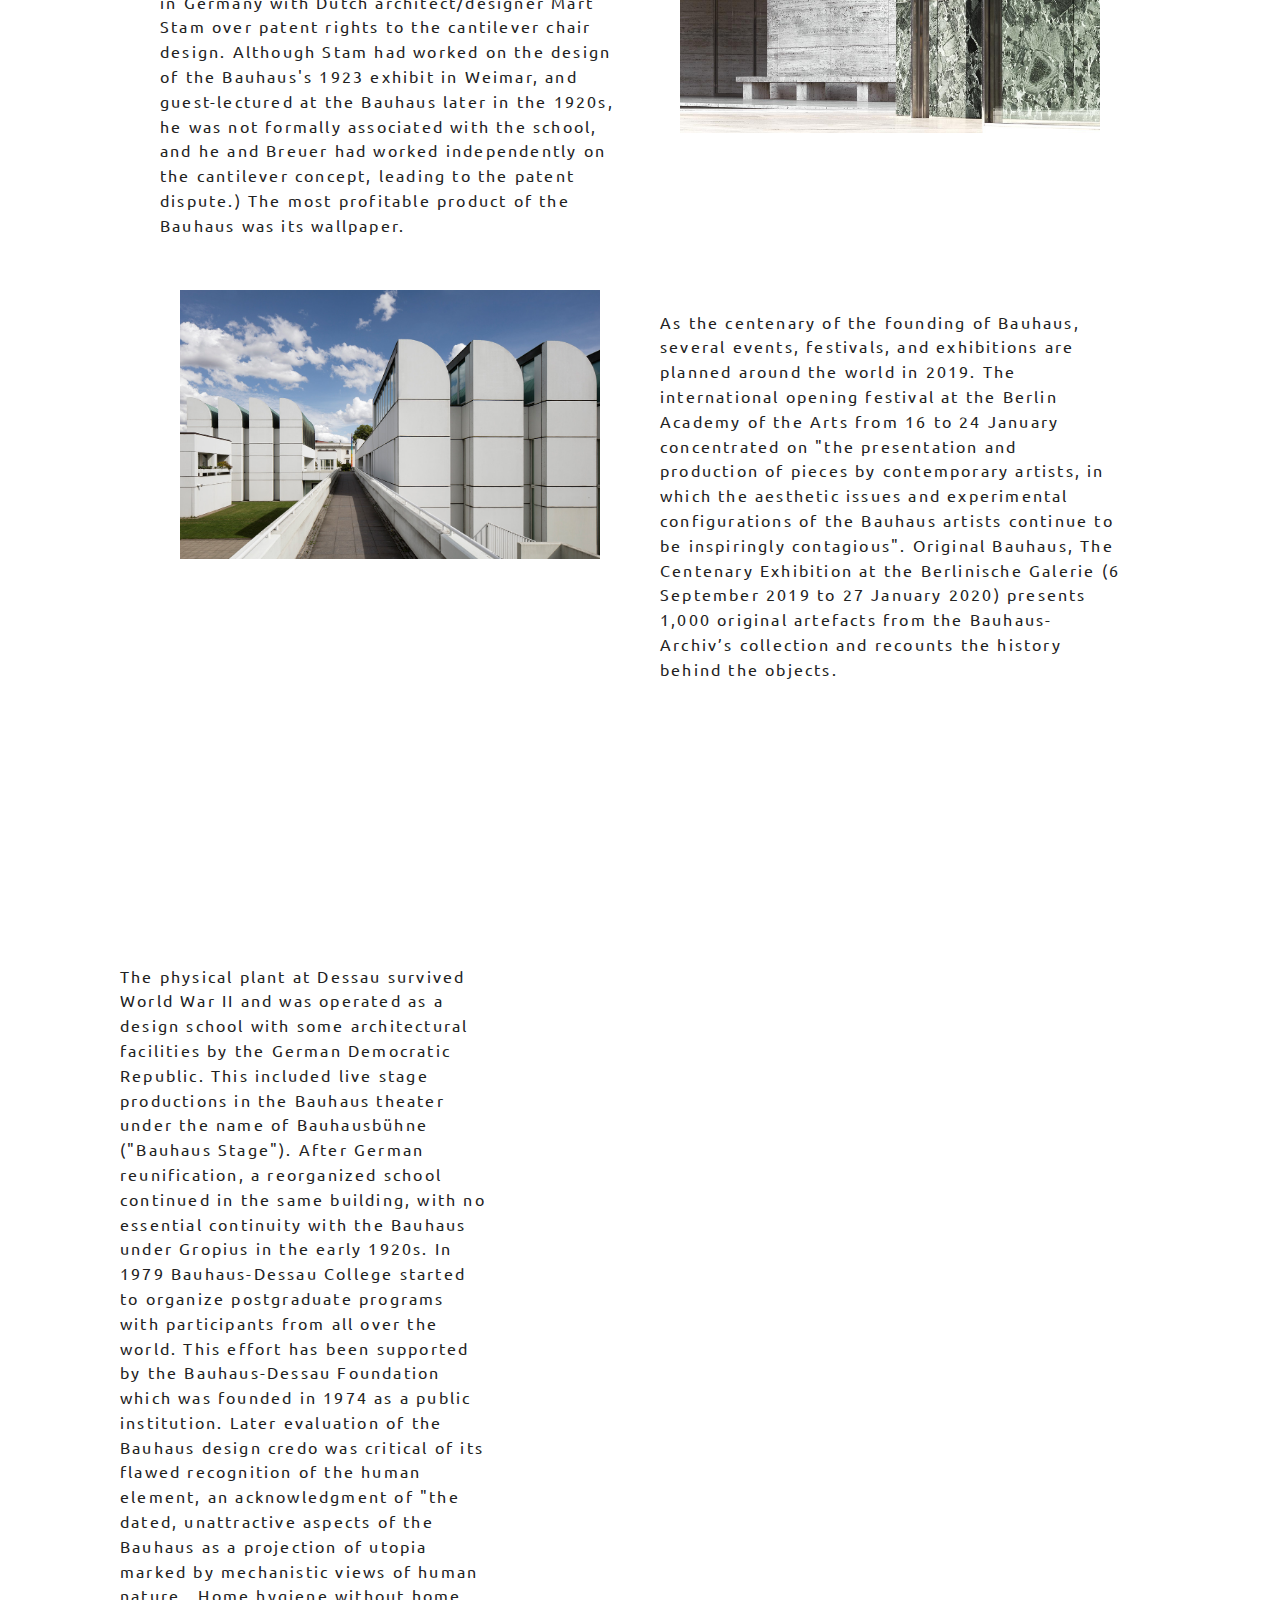
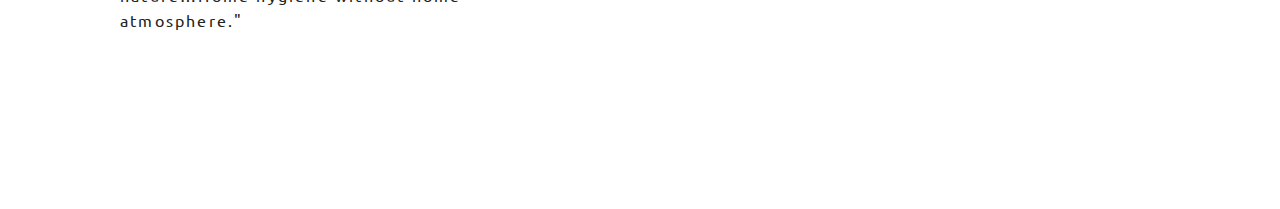
<file: impact.html>
<!DOCTYPE html>
<html>
<head>

	<meta charset="utf-8">
	<meta http-equiv="X-UA-Compatible" content="IE=edge">
	<title>Bauhaus.Impact</title>
	<meta name="description" content="">

	<!-- Enable responsive layouts; tell browsers not to shrink pages to fit small screens -->
	<meta name="viewport" content="width=device-width, initial-scale=1">

	<!-- Load styles -->
	<!-- For production, combine all of the stylesheets -->
	<link rel="stylesheet" href="css/sitewide.css">

	<!-- pull in webfonts -->
	<link href="https://fonts.googleapis.com/css?family=Source+Sans+Pro" rel="stylesheet">
	<link href="https://fonts.googleapis.com/css?family=Barlow|Francois+One|Ubuntu|Notable&display=swap" rel="stylesheet">
</head>
<body>

	<!-- Page content goes inside the container -->
	<!-- In general, you should have only one container per page. -->
	<div class="container">
		<div class="box box-title-impact">
				<h3> IMPACT</h3>
				<nav class="global-nav">
					<ul>
						<li>
							<a href="index.html">HOME</a>
						</li>
						<li>
							<a href="architecture.html">ARCHITECTURE</a>
						</li>
						<li>
							<a href="History.html">HISTORY</a>
						</li>

					</ul>
				</nav>
			</div>


			<div class="box box-summary">
				<div class=summary>
				<p> The Bauhaus had a major impact on art and architecture trends in Western Europe, Canada, the United States and Israel in the decades following its demise, as many of the artists involved fled, or were exiled by the Nazi regime. Tel Aviv in 2004 was named to the list of world heritage sites by the UN due to its abundance of Bauhaus architecture; it had some 4,000 Bauhaus buildings erected from 1933 onwards.
				</p>
			</div>
				<div class="photo_pink">
				</div>
			</div>

			<div class="box box-education">
				<h4> Design Education</h4>
				<p> In 1928, the Hungarian painter Alexander Bortnyik founded a school of design in Budapest called Miihely (also "Muhely" or "Mugely"), which means "the studio". Located on the seventh floor of a house on Nagymezo Street,[31] it was meant to be the Hungarian equivalent to the Bauhaus. The literature sometimes refers to it—in an oversimplified manner—as "the Budapest Bauhaus". Bortnyik was a great admirer of László Moholy-Nagy and had met Walter Gropius in Weimar between 1923 and 1925. Moholy-Nagy himself taught at the Miihely. Victor Vasarely, a pioneer of Op Art, studied at this school before establishing in Paris in 1930.
				</p>
				<p>In the late 1930s, Mies van der Rohe re-settled in Chicago, enjoyed the sponsorship of the influential Philip Johnson, and became one of the pre-eminent architects in the world. Moholy-Nagy also went to Chicago and founded the New Bauhaus school under the sponsorship of industrialist and philanthropist Walter Paepcke. This school became the Institute of Design, part of the Illinois Institute of Technology. Printmaker and painter Werner Drewes was also largely responsible for bringing the Bauhaus aesthetic to America and taught at both Columbia University and Washington University in St. Louis. Herbert Bayer, sponsored by Paepcke, moved to Aspen, Colorado in support of Paepcke's Aspen projects at the Aspen Institute. In 1953, Max Bill, together with Inge Aicher-Scholl and Otl Aicher, founded the Ulm School of Design (German: Hochschule für Gestaltung – HfG Ulm) in Ulm, Germany, a design school in the tradition of the Bauhaus. The school is notable for its inclusion of semiotics as a field of study. The school closed in 1968, but the "Ulm Model" concept continues to influence international design education.
				</p>
				<div class="grid2">
					<div class="walter">
						<p>Walter Gropius, Marcel Breuer, and Moholy-Nagy re-assembled in Britain during the mid 1930s to live and work in the Isokon project before the war caught up with them. Gropius and Breuer went to teach at the Harvard Graduate School of Design and worked together before their professional split. Their collaboration produced the Aluminum City Terrace in New Kensington, Pennsylvania and the Alan I W Frank House in Pittsburgh, among other projects. The Harvard School was enormously influential in America in the late 1920s and early 1930s, producing such students as Philip Johnson, I. M. Pei, Lawrence Halprin and Paul Rudolph, among many others.
						</p>
					</div>
					<div class="photo_wei">
						<figure>
							<img src="img/wei.jpg" alt="wei"/>
						</figure>
					</div>
				</div>
				<p>The influence of the Bauhaus on design education was significant. One of the main objectives of the Bauhaus was to unify art, craft, and technology, and this approach was incorporated into the curriculum of the Bauhaus. The structure of the Bauhaus Vorkurs (preliminary course) reflected a pragmatic approach to integrating theory and application. In their first year, students learnt the basic elements and principles of design and colour theory, and experimented with a range of materials and processes.[37][38] This approach to design education became a common feature of architectural and design school in many countries. For example, the Shillito Design School in Sydney stands as a unique link between Australia and the Bauhaus. The colour and design syllabus of the Shillito Design School was firmly underpinned by the theories and ideologies of the Bauhaus. Its first year foundational course mimicked the Vorkurs and focused on the elements and principles of design plus colour theory and application. The founder of the school, Phyllis Shillito, which opened in 1962 and closed in 1980, firmly believed that "A student who has mastered the basic principles of design, can design anything from a dress to a kitchen stove".
				</p>
			</div>


			<div class="box box-furniture">
					<h4> Furniture Design </h4>
				<div class="grid">
					<div class="photo_Barcelona">
						<figure>
							<img src="img/Barcelona.jpg" alt="Barcelona"/>
						</figure>
					</div>
					<div class="contribution">
						<p>One of the most important contributions of the Bauhaus is in the field of modern furniture design. The characteristic Cantilever chair and Wassily Chair designed by Marcel Breuer are two examples. (Breuer eventually lost a legal battle in Germany with Dutch architect/designer Mart Stam over patent rights to the cantilever chair design. Although Stam had worked on the design of the Bauhaus's 1923 exhibit in Weimar, and guest-lectured at the Bauhaus later in the 1920s, he was not formally associated with the school, and he and Breuer had worked independently on the cantilever concept, leading to the patent dispute.) The most profitable product of the Bauhaus was its wallpaper.
						</p>
					</div>
					<div class="photo_archive">
						<figure>
							<img src="img/archive.jpg" alt="archive"/>
						</figure>
					</div>
					<div class="As">
						<p> As the centenary of the founding of Bauhaus, several events, festivals, and exhibitions are planned around the world in 2019. The international opening festival at the Berlin Academy of the Arts from 16 to 24 January concentrated on "the presentation and production of pieces by contemporary artists, in which the aesthetic issues and experimental configurations of the Bauhaus artists continue to be inspiringly contagious". Original Bauhaus, The Centenary Exhibition at the Berlinische Galerie (6 September 2019 to 27 January 2020) presents 1,000 original artefacts from the Bauhaus-Archiv’s collection and recounts the history behind the objects.
						</p>
					</div>
				</div>
			</div>

			<div class="box box-2019">
				<div class="physical">
					<p>The physical plant at Dessau survived World War II and was operated as a design school with some architectural facilities by the German Democratic Republic. This included live stage productions in the Bauhaus theater under the name of Bauhausbühne ("Bauhaus Stage"). After German reunification, a reorganized school continued in the same building, with no essential continuity with the Bauhaus under Gropius in the early 1920s. In 1979 Bauhaus-Dessau College started to organize postgraduate programs with participants from all over the world. This effort has been supported by the Bauhaus-Dessau Foundation which was founded in 1974 as a public institution. Later evaluation of the Bauhaus design credo was critical of its flawed recognition of the human element, an acknowledgment of "the dated, unattractive aspects of the Bauhaus as a projection of utopia marked by mechanistic views of human nature…Home hygiene without home atmosphere."
					</p>
				</div>
			</div>




	</div><!-- end container -->

</body>
</html>
</file>
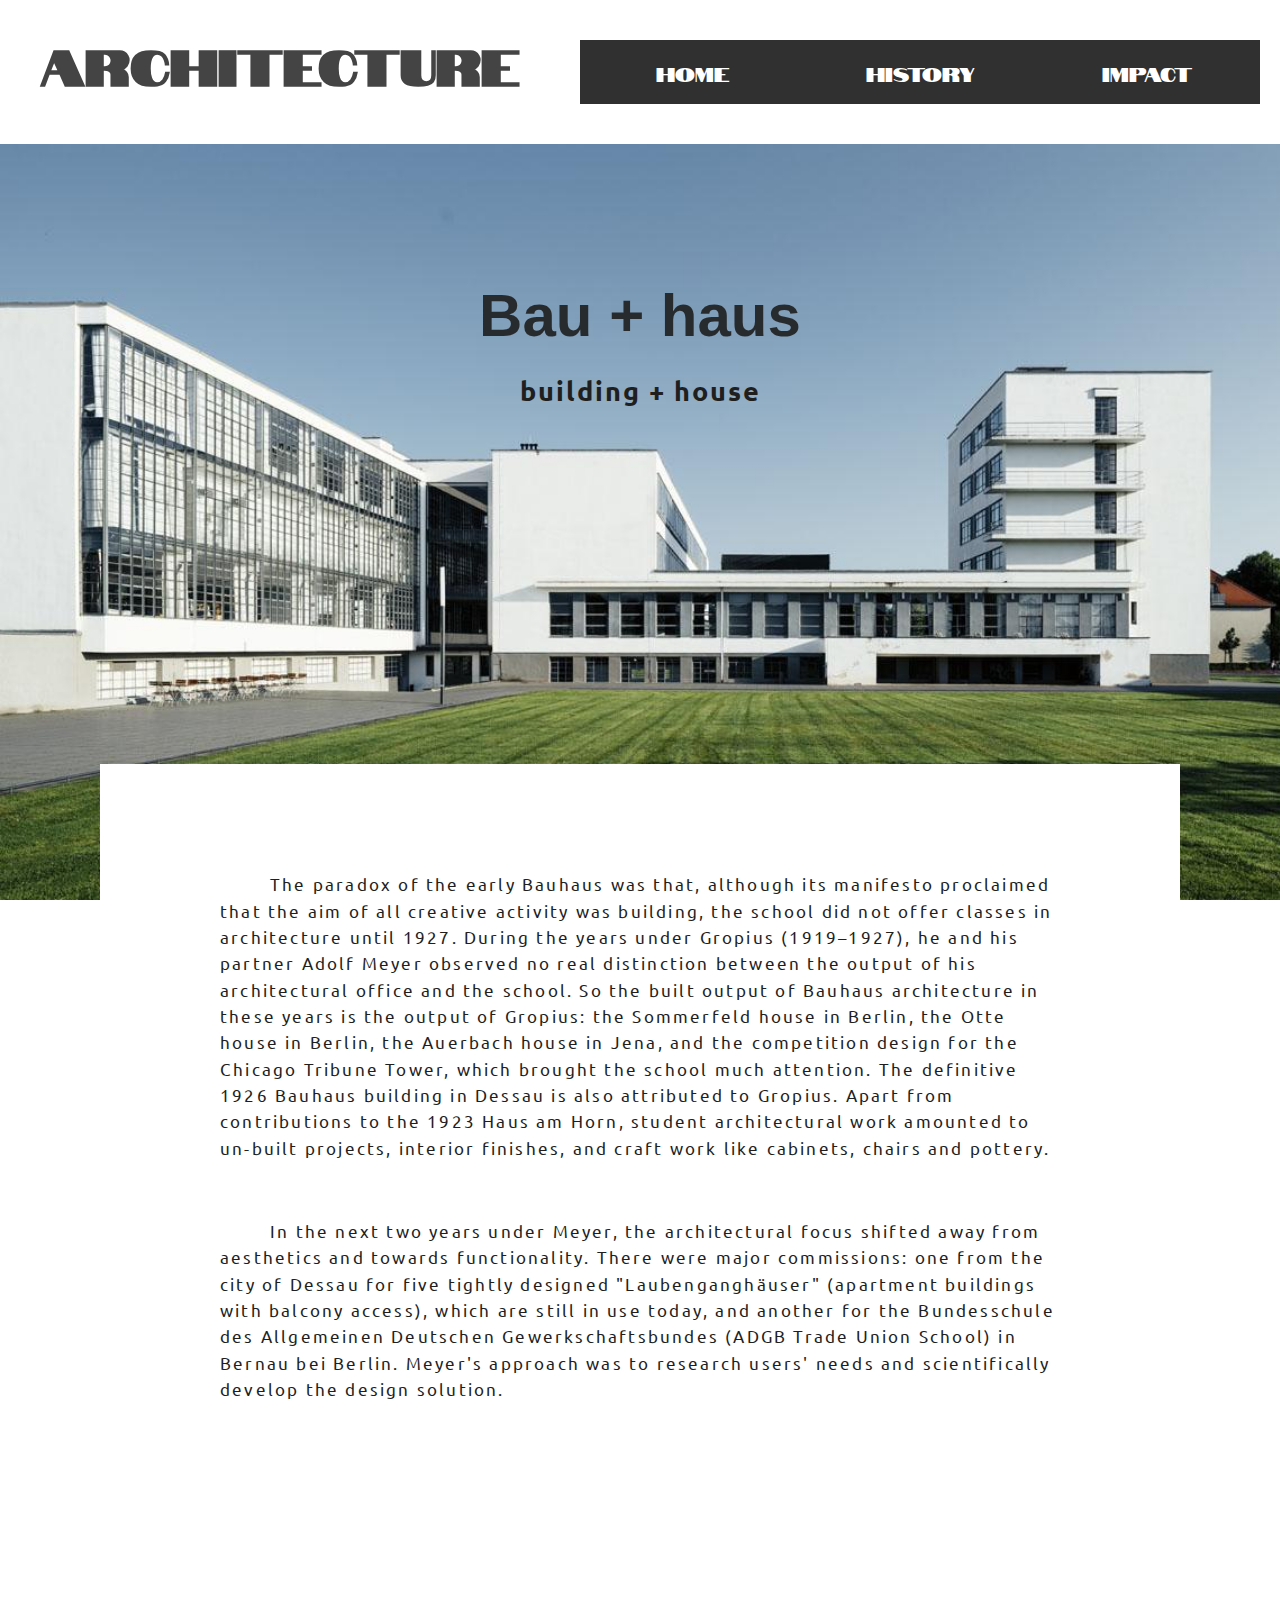
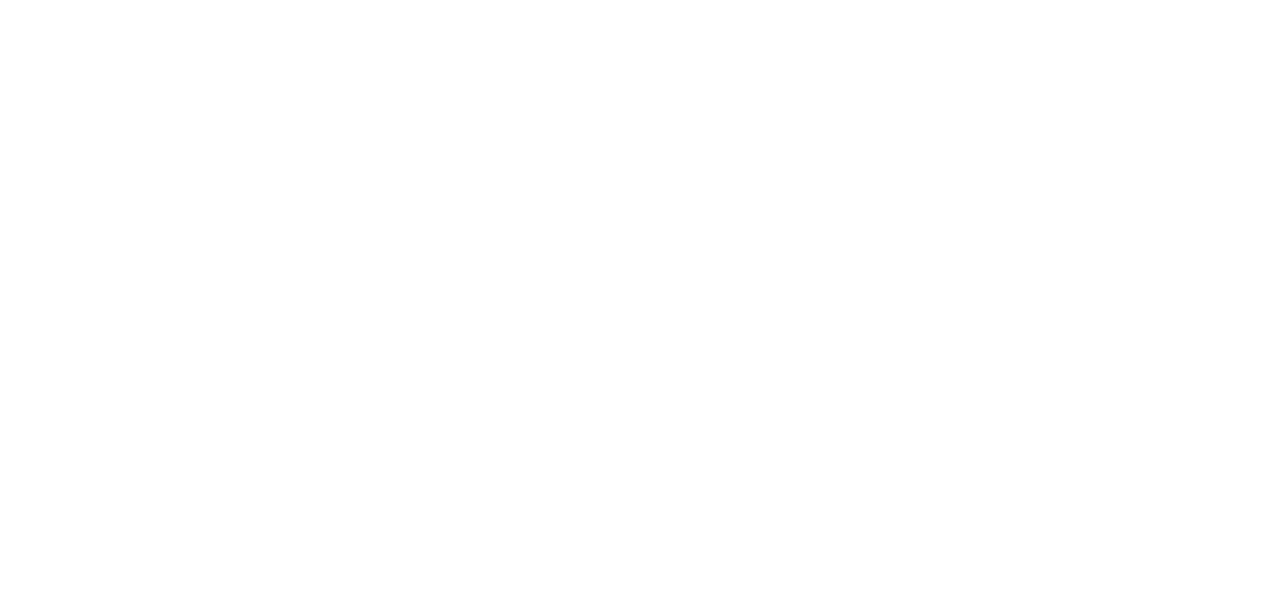
<file: Story Sketch 11.11/architecture.html>
<!DOCTYPE html>
<html>
<head>

	<meta charset="utf-8">
	<meta http-equiv="X-UA-Compatible" content="IE=edge">
	<title>Bauhaus.architecture</title>
	<meta name="description" content="">

	<!-- Enable responsive layouts; tell browsers not to shrink pages to fit small screens -->
	<meta name="viewport" content="width=device-width, initial-scale=1">

	<!-- Load styles -->
	<!-- For production, combine all of the stylesheets -->
	<link rel="stylesheet" href="css/sitewide.css">

	<!-- pull in webfonts -->
	<link href="https://fonts.googleapis.com/css?family=Source+Sans+Pro" rel="stylesheet">
	<link href="https://fonts.googleapis.com/css?family=Barlow|Francois+One|Ubuntu|Notable&display=swap" rel="stylesheet">
</head>
<body>

	<!-- Page content goes inside the container -->
	<!-- In general, you should have only one container per page. -->
	<div class="container">
		<div class="box box-title-architecture">
				<h3> Architecture</h3>
				<nav class="global-nav">
					<ul>
						<li>
							<a href="index.html">HOME</a>
						</li>
						<li>
							<a href="history.html">HISTORY</a>
						</li>
						<li>
							<a href="impact.html">IMPACT</a>
						</li>
					</ul>
				</nav>
			</div>

			<div class="box box-school">
				<h1>Bau + haus </h1>
				<h4> building + house</h4>
					<div class="paragraph">
						<p>  The paradox of the early Bauhaus was that, although its manifesto proclaimed that the aim of all creative activity was building, the school did not offer classes in architecture until 1927. During the years under Gropius (1919–1927), he and his partner Adolf Meyer observed no real distinction between the output of his architectural office and the school. So the built output of Bauhaus architecture in these years is the output of Gropius: the Sommerfeld house in Berlin, the Otte house in Berlin, the Auerbach house in Jena, and the competition design for the Chicago Tribune Tower, which brought the school much attention. The definitive 1926 Bauhaus building in Dessau is also attributed to Gropius. Apart from contributions to the 1923 Haus am Horn, student architectural work amounted to un-built projects, interior finishes, and craft work like cabinets, chairs and pottery.
						</p>
						<p> In the next two years under Meyer, the architectural focus shifted away from aesthetics and towards functionality. There were major commissions: one from the city of Dessau for five tightly designed "Laubenganghäuser" (apartment buildings with balcony access), which are still in use today, and another for the Bundesschule des Allgemeinen Deutschen Gewerkschaftsbundes (ADGB Trade Union School) in Bernau bei Berlin. Meyer's approach was to research users' needs and scientifically develop the design solution.
					</p>
					</div>
			</div>

			<div class="box box-wei">


			<div class="box box-wei">






	</div><!-- end container -->

</body>
</html>
</file>
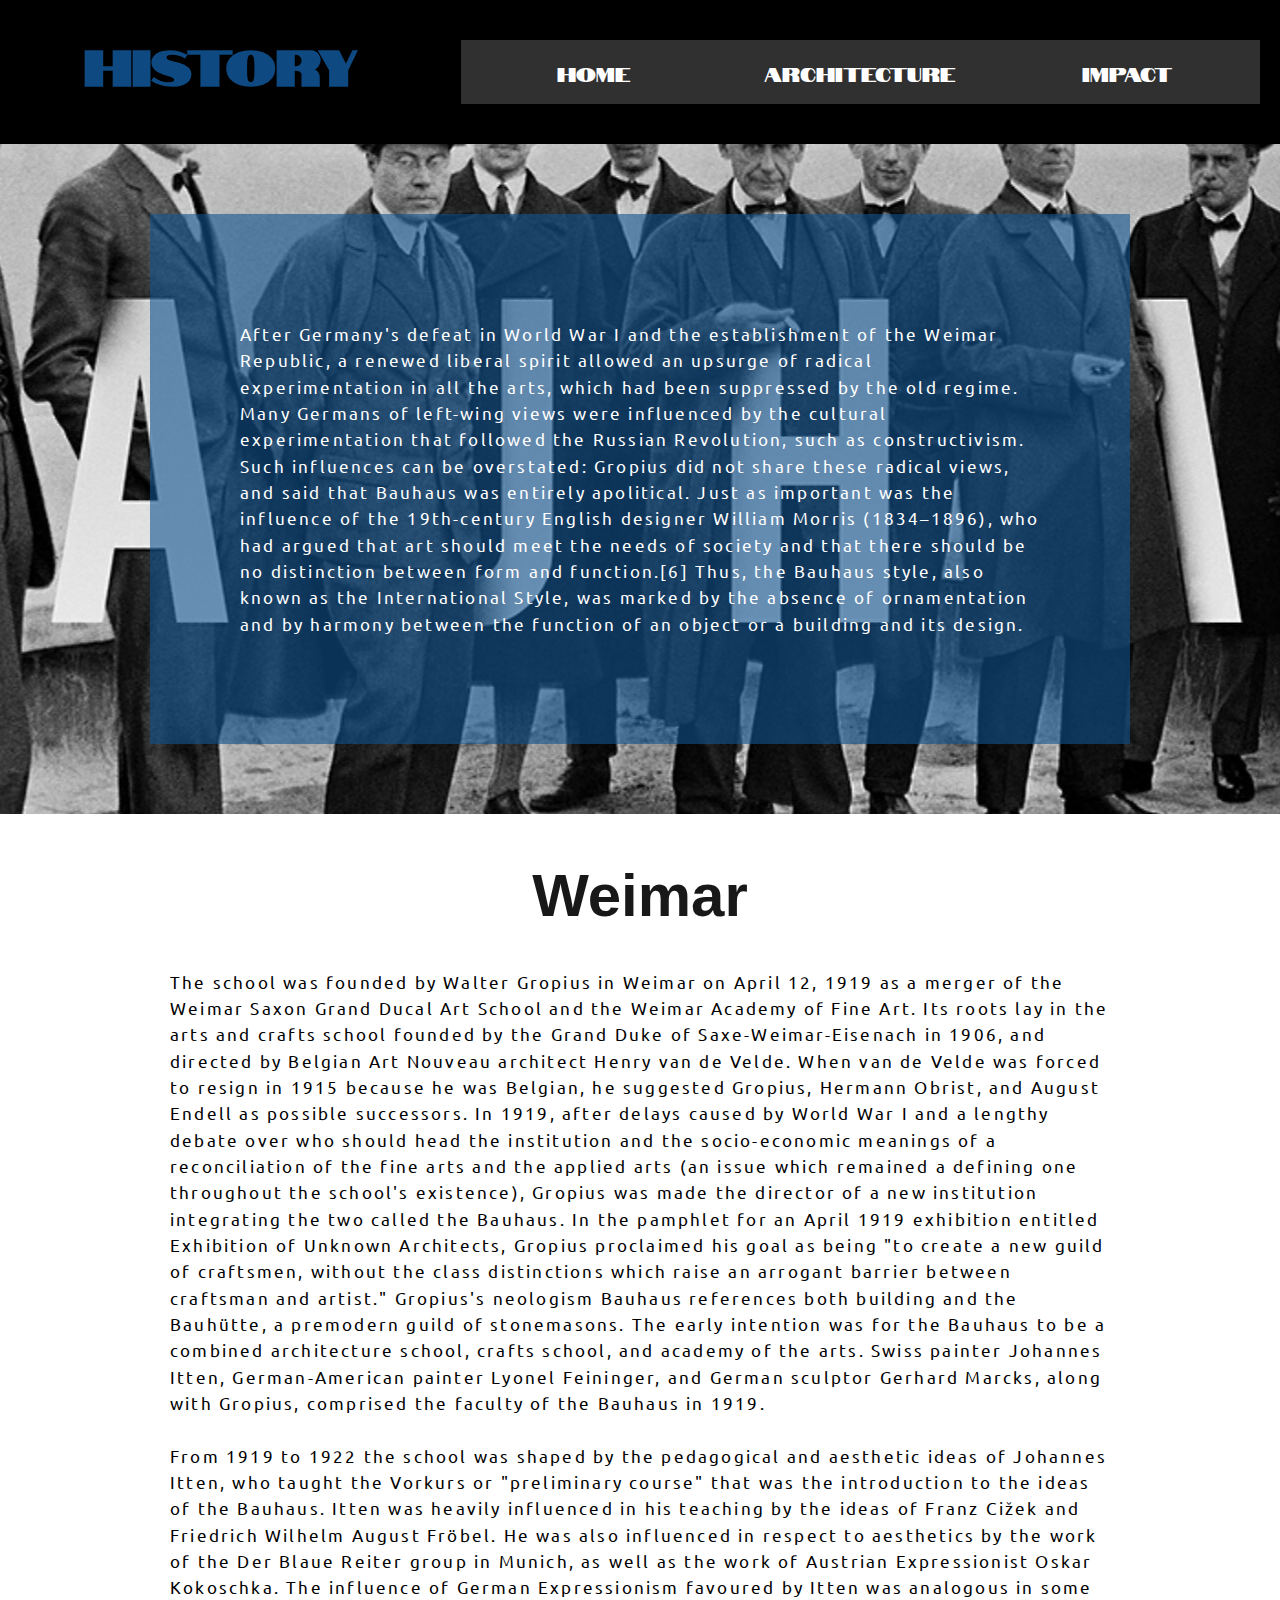
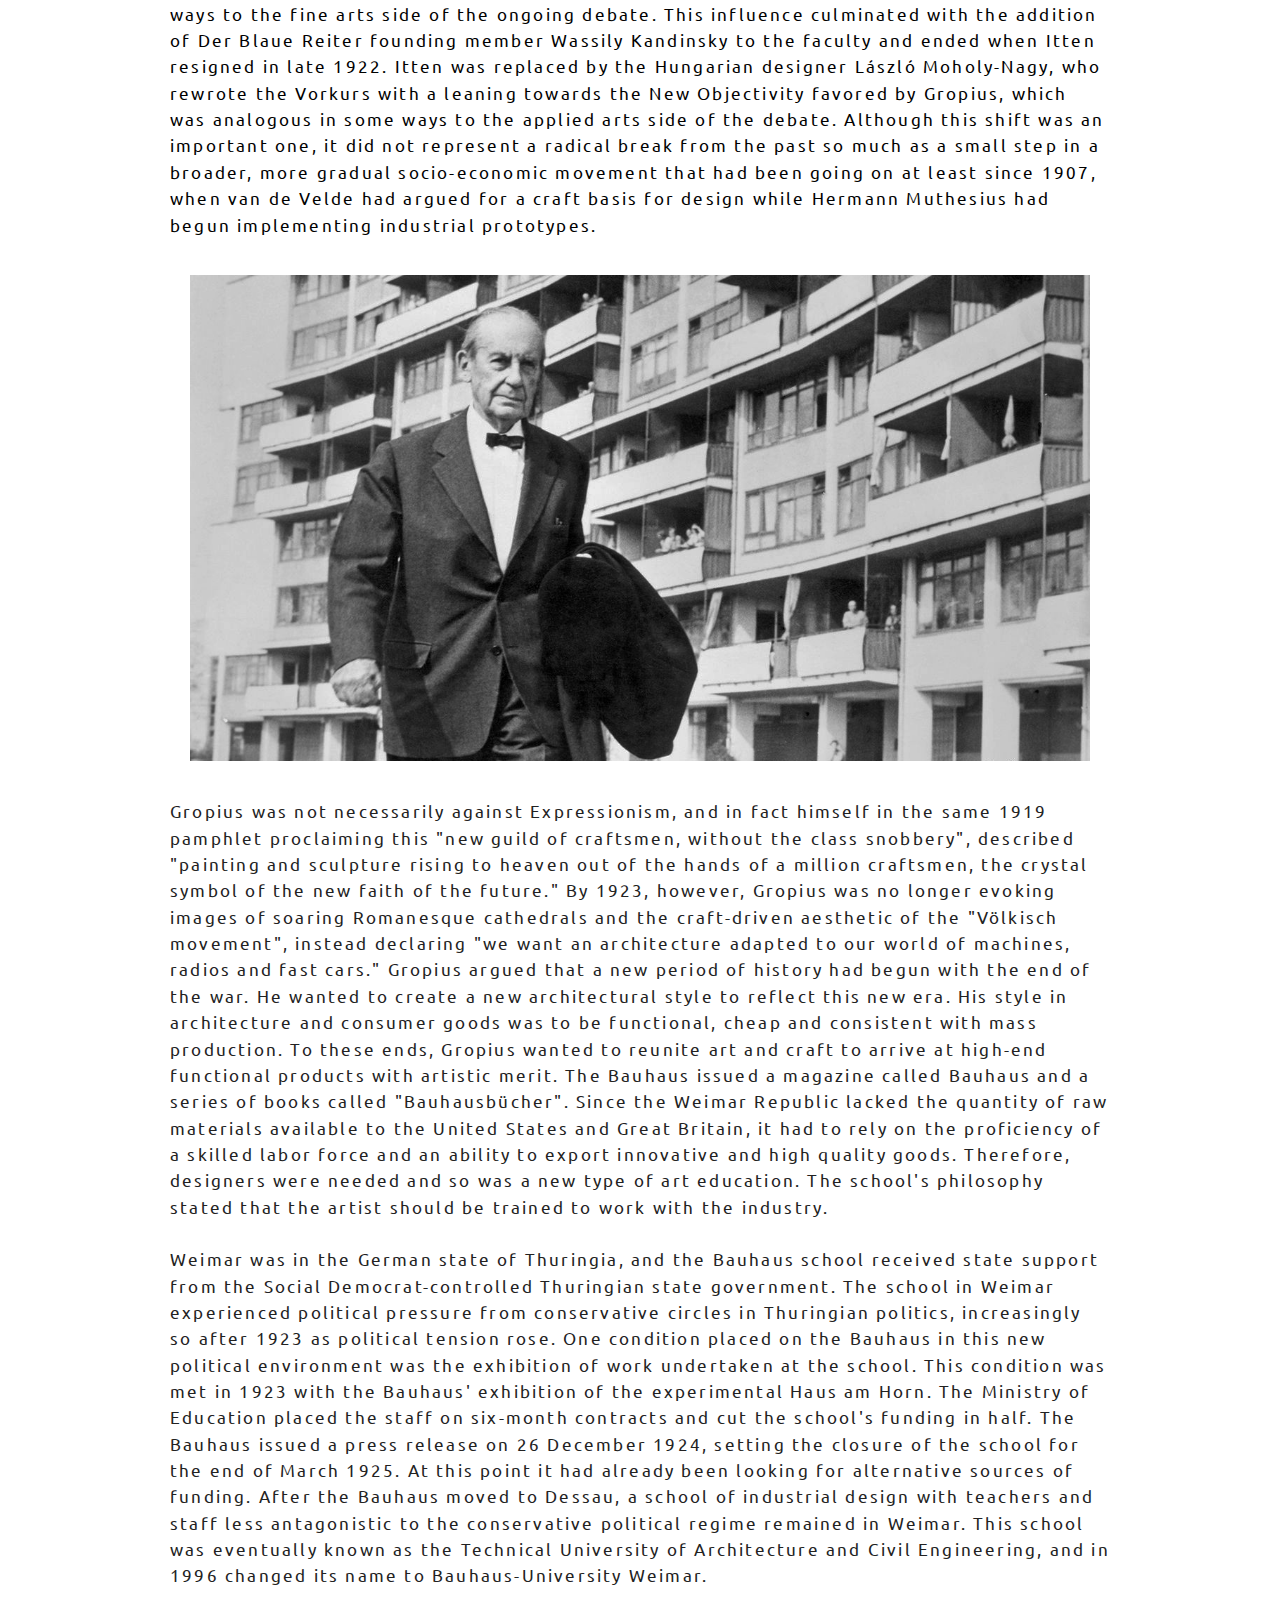
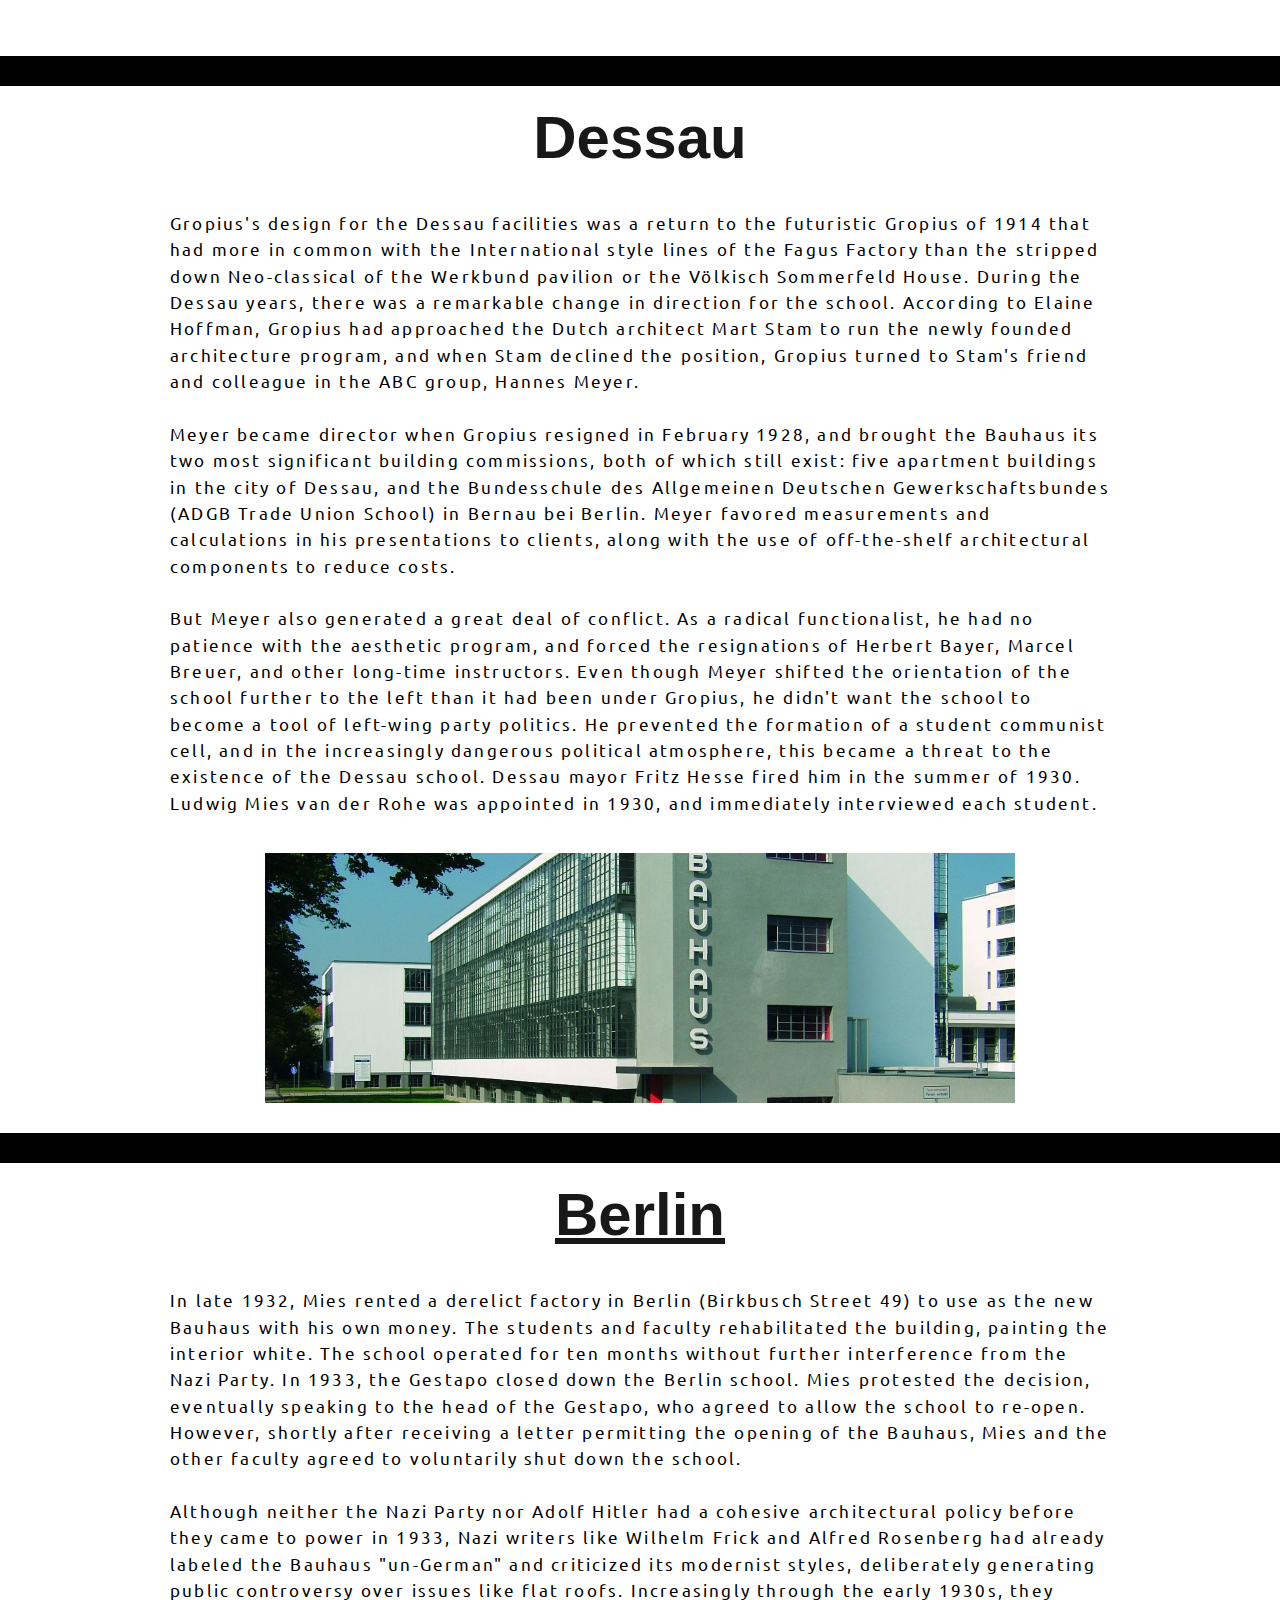
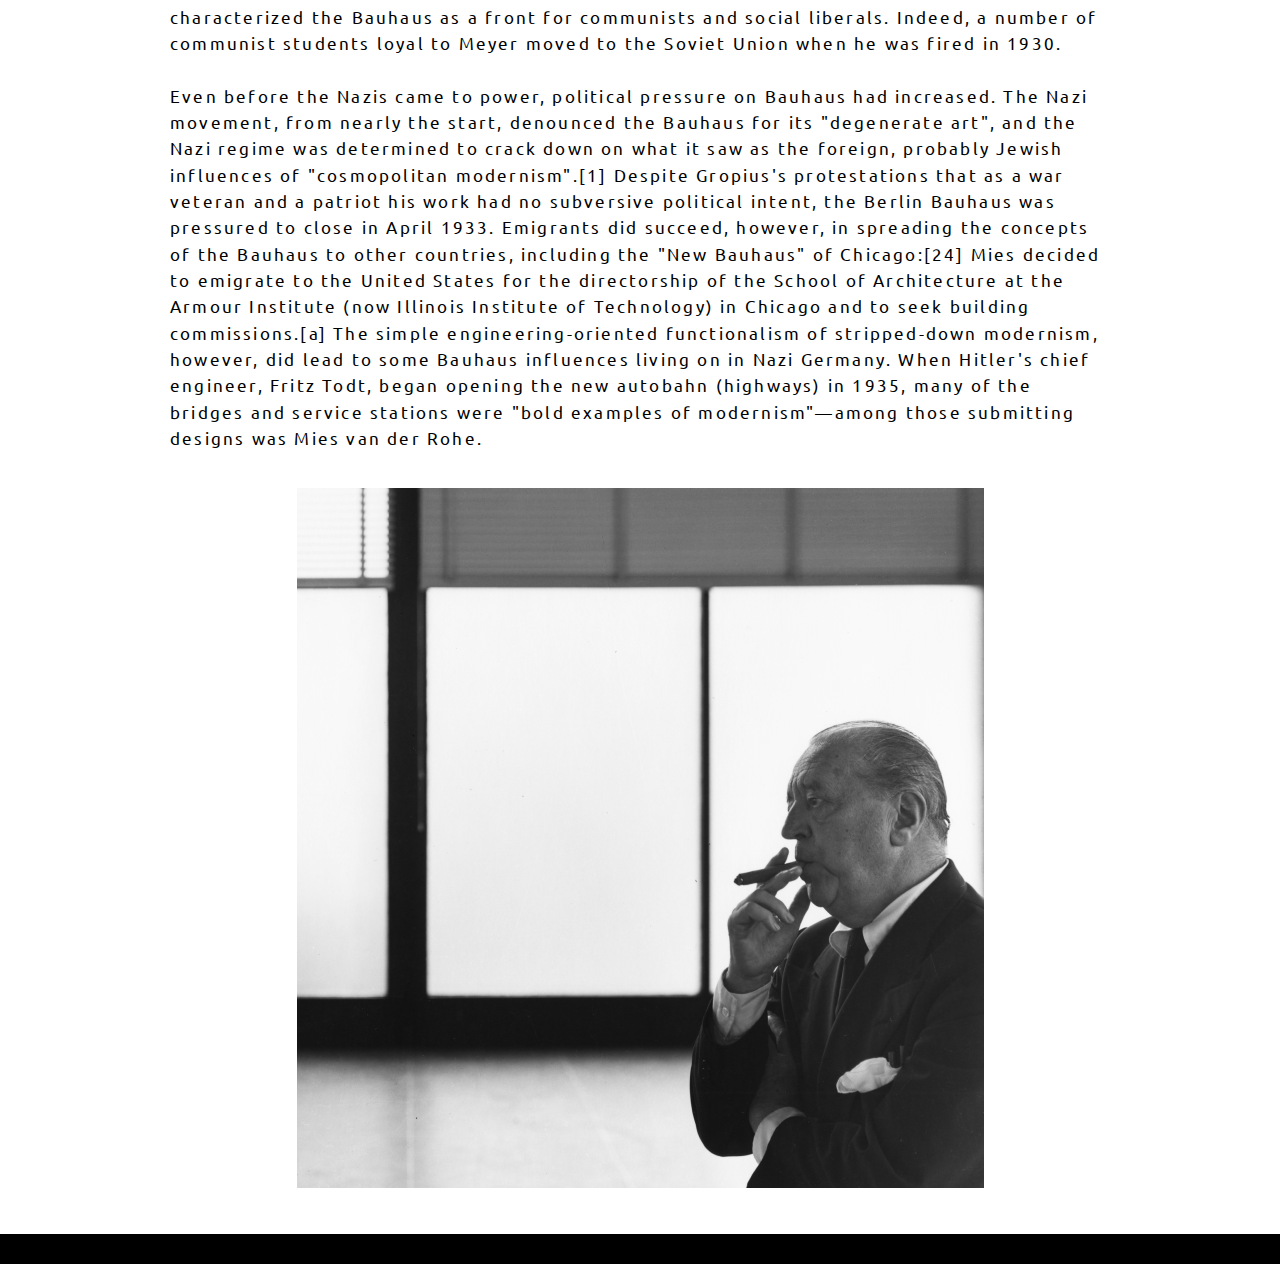
<file: Story Sketch 11.11/history.html>
<!DOCTYPE html>
<html>
<head>

	<meta charset="utf-8">
	<meta http-equiv="X-UA-Compatible" content="IE=edge">
	<title>Bauhaus.History</title>
	<meta name="description" content="">

	<!-- Enable responsive layouts; tell browsers not to shrink pages to fit small screens -->
	<meta name="viewport" content="width=device-width, initial-scale=1">

	<!-- Load styles -->
	<!-- For production, combine all of the stylesheets -->
	<link rel="stylesheet" href="css/sitewide.css">

	<!-- pull in webfonts -->
	<link href="https://fonts.googleapis.com/css?family=Source+Sans+Pro" rel="stylesheet">
	<link href="https://fonts.googleapis.com/css?family=Barlow|Francois+One|Ubuntu|Notable&display=swap" rel="stylesheet">
</head>
<body>

	<!-- Page content goes inside the container -->
	<!-- In general, you should have only one container per page. -->
	<div class="container">

		<div class="box box-title-history">
				<h3> History</h3>
				<nav class="global-nav">
					<ul>
						<li>
							<a href="index.html">HOME</a>
						</li>
						<li>
							<a href="architecture.html">ARCHITECTURE</a>
						</li>
						<li>
							<a href="impact.html">IMPACT</a>
						</li>
					</ul>
				</nav>
			</div>


		<div class="box box-movement">
			<div class="movement">
				<p>
					After Germany's defeat in World War I and the establishment of the Weimar Republic, a renewed liberal spirit allowed an upsurge of radical experimentation in all the arts, which had been suppressed by the old regime. Many Germans of left-wing views were influenced by the cultural experimentation that followed the Russian Revolution, such as constructivism. Such influences can be overstated: Gropius did not share these radical views, and said that Bauhaus was entirely apolitical. Just as important was the influence of the 19th-century English designer William Morris (1834–1896), who had argued that art should meet the needs of society and that there should be no distinction between form and function.[6] Thus, the Bauhaus style, also known as the International Style, was marked by the absence of ornamentation and by harmony between the function of an object or a building and its design.
				</p>
			</div>
		</div>


		<div class="box box-city">
			<div class="weimar">
				<h1> Weimar </h1>
				<p> The school was founded by Walter Gropius in Weimar on April 12, 1919 as a merger of the Weimar Saxon Grand Ducal Art School and the Weimar Academy of Fine Art. Its roots lay in the arts and crafts school founded by the Grand Duke of Saxe-Weimar-Eisenach in 1906, and directed by Belgian Art Nouveau architect Henry van de Velde. When van de Velde was forced to resign in 1915 because he was Belgian, he suggested Gropius, Hermann Obrist, and August Endell as possible successors. In 1919, after delays caused by World War I and a lengthy debate over who should head the institution and the socio-economic meanings of a reconciliation of the fine arts and the applied arts (an issue which remained a defining one throughout the school's existence), Gropius was made the director of a new institution integrating the two called the Bauhaus. In the pamphlet for an April 1919 exhibition entitled Exhibition of Unknown Architects, Gropius proclaimed his goal as being "to create a new guild of craftsmen, without the class distinctions which raise an arrogant barrier between craftsman and artist." Gropius's neologism Bauhaus references both building and the Bauhütte, a premodern guild of stonemasons. The early intention was for the Bauhaus to be a combined architecture school, crafts school, and academy of the arts. Swiss painter Johannes Itten, German-American painter Lyonel Feininger, and German sculptor Gerhard Marcks, along with Gropius, comprised the faculty of the Bauhaus in 1919.
				<br><br> From 1919 to 1922 the school was shaped by the pedagogical and aesthetic ideas of Johannes Itten, who taught the Vorkurs or "preliminary course" that was the introduction to the ideas of the Bauhaus. Itten was heavily influenced in his teaching by the ideas of Franz Cižek and Friedrich Wilhelm August Fröbel. He was also influenced in respect to aesthetics by the work of the Der Blaue Reiter group in Munich, as well as the work of Austrian Expressionist Oskar Kokoschka. The influence of German Expressionism favoured by Itten was analogous in some ways to the fine arts side of the ongoing debate. This influence culminated with the addition of Der Blaue Reiter founding member Wassily Kandinsky to the faculty and ended when Itten resigned in late 1922. Itten was replaced by the Hungarian designer László Moholy-Nagy, who rewrote the Vorkurs with a leaning towards the New Objectivity favored by Gropius, which was analogous in some ways to the applied arts side of the debate. Although this shift was an important one, it did not represent a radical break from the past so much as a small step in a broader, more gradual socio-economic movement that had been going on at least since 1907, when van de Velde had argued for a craft basis for design while Hermann Muthesius had begun implementing industrial prototypes.
				</p>

			</div>


			<div class="photo_G">
				<figure>
    			<img src="img/G.jpg" alt="yeah"/>
				</figure>
				<p> Gropius was not necessarily against Expressionism, and in fact himself in the same 1919 pamphlet proclaiming this "new guild of craftsmen, without the class snobbery", described "painting and sculpture rising to heaven out of the hands of a million craftsmen, the crystal symbol of the new faith of the future." By 1923, however, Gropius was no longer evoking images of soaring Romanesque cathedrals and the craft-driven aesthetic of the "Völkisch movement", instead declaring "we want an architecture adapted to our world of machines, radios and fast cars." Gropius argued that a new period of history had begun with the end of the war. He wanted to create a new architectural style to reflect this new era. His style in architecture and consumer goods was to be functional, cheap and consistent with mass production. To these ends, Gropius wanted to reunite art and craft to arrive at high-end functional products with artistic merit. The Bauhaus issued a magazine called Bauhaus and a series of books called "Bauhausbücher". Since the Weimar Republic lacked the quantity of raw materials available to the United States and Great Britain, it had to rely on the proficiency of a skilled labor force and an ability to export innovative and high quality goods. Therefore, designers were needed and so was a new type of art education. The school's philosophy stated that the artist should be trained to work with the industry.
				<br><br> Weimar was in the German state of Thuringia, and the Bauhaus school received state support from the Social Democrat-controlled Thuringian state government. The school in Weimar experienced political pressure from conservative circles in Thuringian politics, increasingly so after 1923 as political tension rose. One condition placed on the Bauhaus in this new political environment was the exhibition of work undertaken at the school. This condition was met in 1923 with the Bauhaus' exhibition of the experimental Haus am Horn. The Ministry of Education placed the staff on six-month contracts and cut the school's funding in half. The Bauhaus issued a press release on 26 December 1924, setting the closure of the school for the end of March 1925. At this point it had already been looking for alternative sources of funding. After the Bauhaus moved to Dessau, a school of industrial design with teachers and staff less antagonistic to the conservative political regime remained in Weimar. This school was eventually known as the Technical University of Architecture and Civil Engineering, and in 1996 changed its name to Bauhaus-University Weimar.
				</p>
			</div>

			<div class="Dessau">
				<h1> Dessau </h1>
				<p> Gropius's design for the Dessau facilities was a return to the futuristic Gropius of 1914 that had more in common with the International style lines of the Fagus Factory than the stripped down Neo-classical of the Werkbund pavilion or the Völkisch Sommerfeld House. During the Dessau years, there was a remarkable change in direction for the school. According to Elaine Hoffman, Gropius had approached the Dutch architect Mart Stam to run the newly founded architecture program, and when Stam declined the position, Gropius turned to Stam's friend and colleague in the ABC group, Hannes Meyer.
				<br><br> Meyer became director when Gropius resigned in February 1928, and brought the Bauhaus its two most significant building commissions, both of which still exist: five apartment buildings in the city of Dessau, and the Bundesschule des Allgemeinen Deutschen Gewerkschaftsbundes (ADGB Trade Union School) in Bernau bei Berlin. Meyer favored measurements and calculations in his presentations to clients, along with the use of off-the-shelf architectural components to reduce costs.
				<br><br> But Meyer also generated a great deal of conflict. As a radical functionalist, he had no patience with the aesthetic program, and forced the resignations of Herbert Bayer, Marcel Breuer, and other long-time instructors. Even though Meyer shifted the orientation of the school further to the left than it had been under Gropius, he didn't want the school to become a tool of left-wing party politics. He prevented the formation of a student communist cell, and in the increasingly dangerous political atmosphere, this became a threat to the existence of the Dessau school. Dessau mayor Fritz Hesse fired him in the summer of 1930. Ludwig Mies van der Rohe was appointed in 1930, and immediately interviewed each student.
				</p>

			</div>

					<div class="photo_D">
		    			<img src="img/Dessau.jpg" alt="what"/>
					</div>

			<div class="Berlin">
				<h1 style="text-decoration:underline"> Berlin </h1>
				<p> In late 1932, Mies rented a derelict factory in Berlin (Birkbusch Street 49) to use as the new Bauhaus with his own money. The students and faculty rehabilitated the building, painting the interior white. The school operated for ten months without further interference from the Nazi Party. In 1933, the Gestapo closed down the Berlin school. Mies protested the decision, eventually speaking to the head of the Gestapo, who agreed to allow the school to re-open. However, shortly after receiving a letter permitting the opening of the Bauhaus, Mies and the other faculty agreed to voluntarily shut down the school.
					<br><br>
					Although neither the Nazi Party nor Adolf Hitler had a cohesive architectural policy before they came to power in 1933, Nazi writers like Wilhelm Frick and Alfred Rosenberg had already labeled the Bauhaus "un-German" and criticized its modernist styles, deliberately generating public controversy over issues like flat roofs. Increasingly through the early 1930s, they characterized the Bauhaus as a front for communists and social liberals. Indeed, a number of communist students loyal to Meyer moved to the Soviet Union when he was fired in 1930.
					<br><br>
					Even before the Nazis came to power, political pressure on Bauhaus had increased. The Nazi movement, from nearly the start, denounced the Bauhaus for its "degenerate art", and the Nazi regime was determined to crack down on what it saw as the foreign, probably Jewish influences of "cosmopolitan modernism".[1] Despite Gropius's protestations that as a war veteran and a patriot his work had no subversive political intent, the Berlin Bauhaus was pressured to close in April 1933. Emigrants did succeed, however, in spreading the concepts of the Bauhaus to other countries, including the "New Bauhaus" of Chicago:[24] Mies decided to emigrate to the United States for the directorship of the School of Architecture at the Armour Institute (now Illinois Institute of Technology) in Chicago and to seek building commissions.[a] The simple engineering-oriented functionalism of stripped-down modernism, however, did lead to some Bauhaus influences living on in Nazi Germany. When Hitler's chief engineer, Fritz Todt, began opening the new autobahn (highways) in 1935, many of the bridges and service stations were "bold examples of modernism"—among those submitting designs was Mies van der Rohe.
				</p>
			</div>
		<div class="photo_M">
				<figure>
    			<img src="img/Mies.png" alt="what"/>
				</figure>
			</div>

		</div>




	</div><!-- end container -->

</body>
</html>
</file>
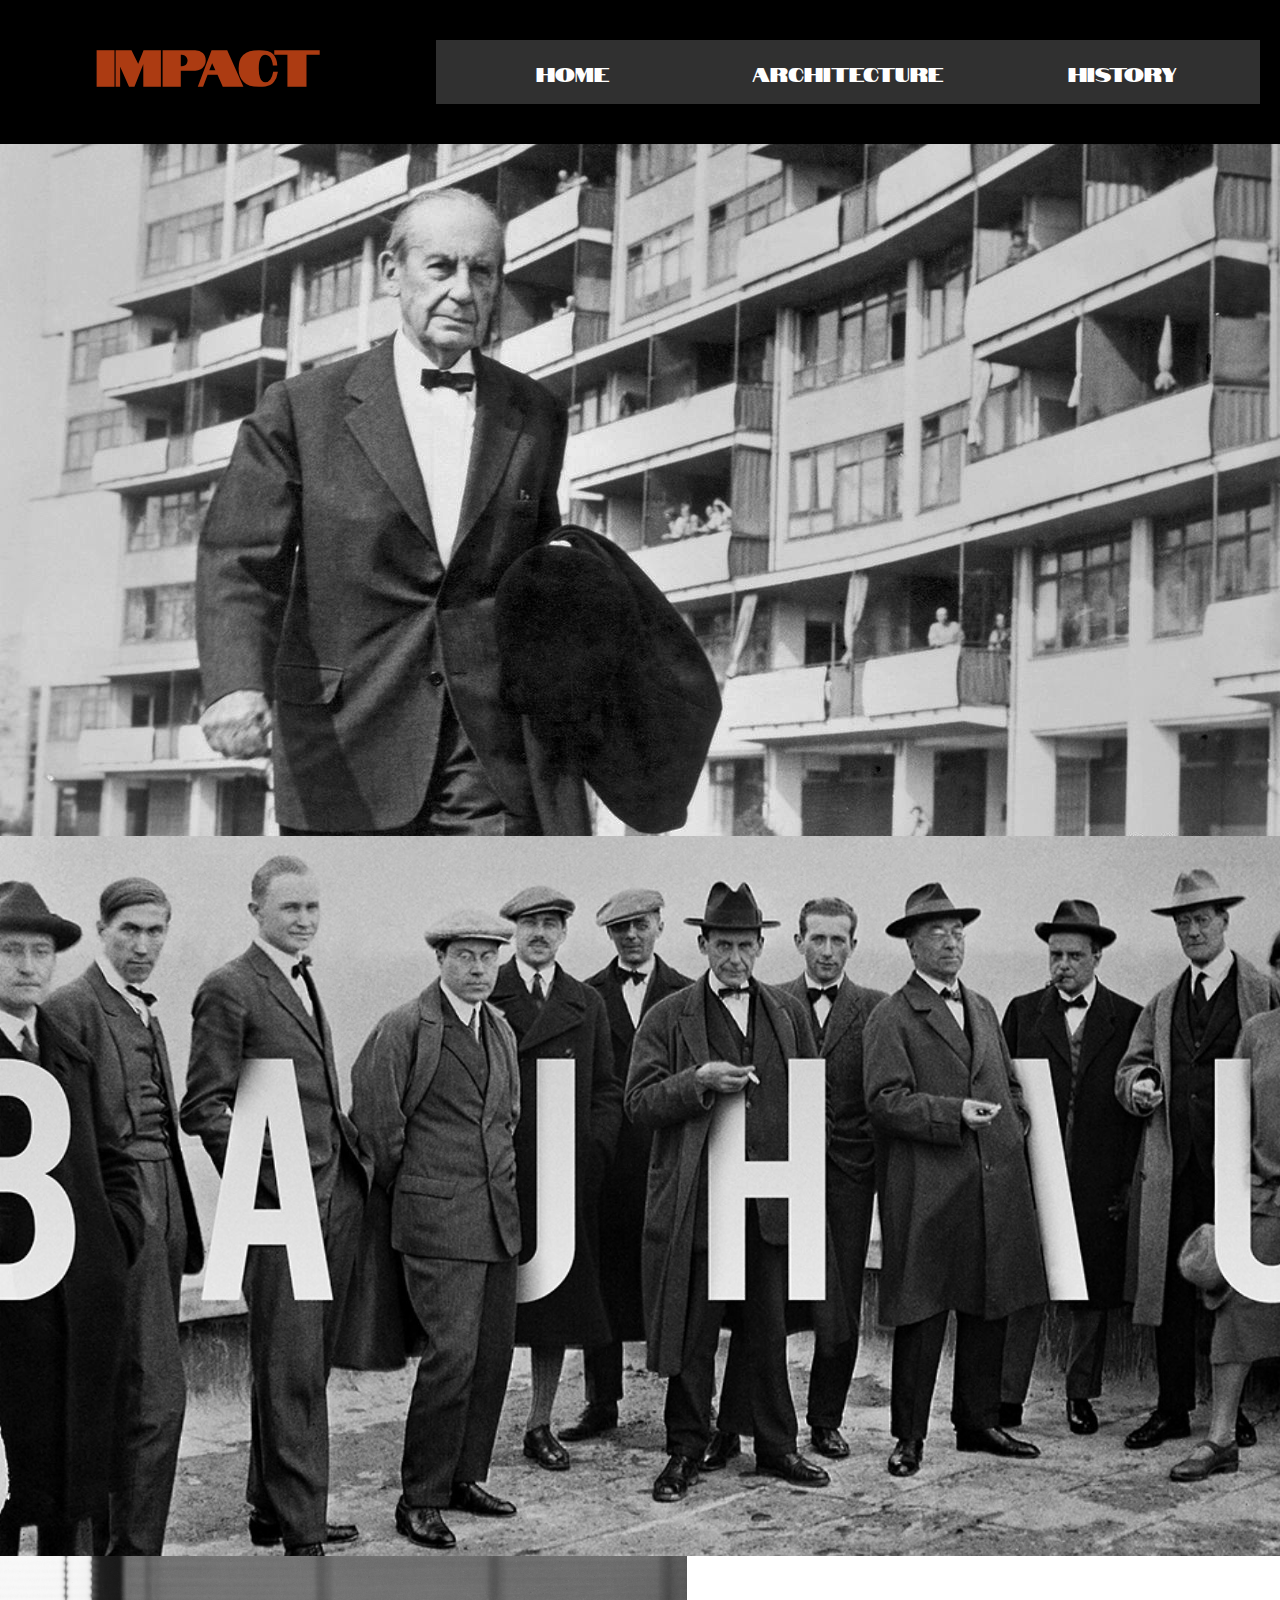
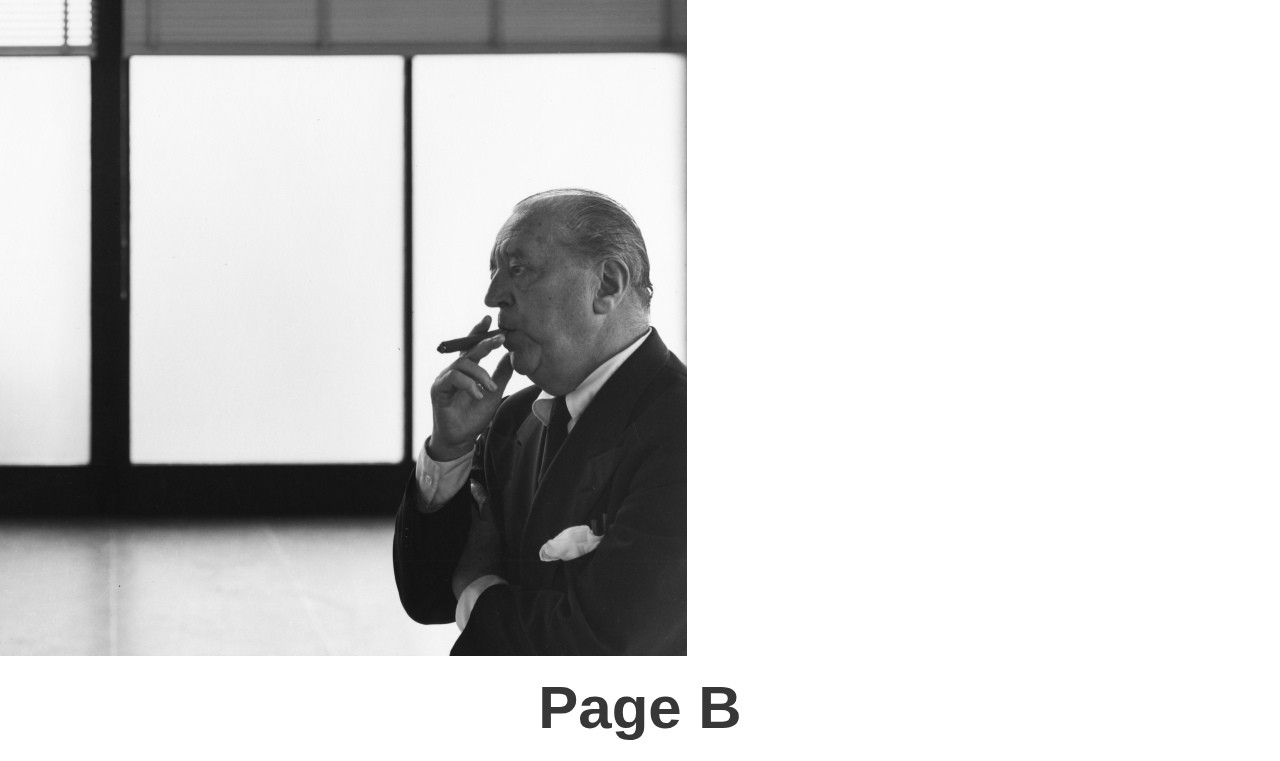
<file: Story Sketch 11.11/impact.html>
<!DOCTYPE html>
<html>
<head>

	<meta charset="utf-8">
	<meta http-equiv="X-UA-Compatible" content="IE=edge">
	<title>Title goes here</title>
	<meta name="description" content="">

	<!-- Enable responsive layouts; tell browsers not to shrink pages to fit small screens -->
	<meta name="viewport" content="width=device-width, initial-scale=1">

	<!-- Load styles -->
	<!-- For production, combine all of the stylesheets -->
	<link rel="stylesheet" href="css/sitewide.css">

	<!-- pull in webfonts -->
	<link href="https://fonts.googleapis.com/css?family=Source+Sans+Pro" rel="stylesheet">
	<link href="https://fonts.googleapis.com/css?family=Barlow|Francois+One|Ubuntu|Notable&display=swap" rel="stylesheet">
</head>
<body>

	<!-- Page content goes inside the container -->
	<!-- In general, you should have only one container per page. -->
	<div class="container">
		<div class="box box-title-painting">
				<h3> IMPACT</h3>
				<nav class="global-nav">
					<ul>
						<li>
							<a href="index.html">HOME</a>
						</li>
						<li>
							<a href="architecture.html">ARCHITECTURE</a>
						</li>
						<li>
							<a href="History.html">HISTORY</a>
						</li>

					</ul>
				</nav>
			</div>

			<div class="photo">
    			<img src="img/G.jpg" alt="yeah"/>
					<img src="img/history.jpg" alt="what"/>
		    	<img src="img/Mies.png" alt="what"/>
			</div>
			</div>

        <h1>Page B</h1>



	</div><!-- end container -->

</body>
</html>
</file>
<file: css/sitewide.css>
/* ------------------------------------------------------------ */
/* imports and utilities */

/* 3rd-party CSS files */
@import 'vendor/h5bp-head.css';
@import 'vendor/normalize.css';
@import 'vendor/h5bp-tail.css';

/* use a more intuitive box sizing model (http://is.gd/wNVjAo) */
* { -moz-box-sizing: border-box; -webkit-box-sizing: border-box; box-sizing: border-box; }

/* Scale down images and embedded videos so they don't overflow their parents */
img, object { max-width: 100%; }

/*	Development/layout aid. Remove the comments
	on this rule in order to draw boxes around DIVs
	and other elements used for layout. */
/*
div, main, article, section, aside, hgroup, header, footer, address, nav {
	border: 1px solid rgba(255,0,0,0.15) !important;
	background: rgba(255,0,0,0.05) !important;
}
*/


/* ------------------------------------------------------------ */
/* start project-specifc styles below this line */

body {
	font-family: "Source Sans Pro", "Helvetica Neue", Helvetica, Arial, sans-serif;
	line-height: 1.5em;
	color:000000;
}

h1{
	font-size: 50px;
	opacity: 90%;
	text-align: center;
	font-family: "Helvetica Neue", Helvetica;
}

h2{
	font-size: 70px;
	color:white;
	opacity: 90%;
	text-align: center;
	font-family: 'Ubuntu', sans-serif;
	font-style:italic;
}

h3{
	font-size: 50px;
	opacity: 90%;
	text-align: center;
	font-family: 'Notable', sans-serif;
}

h4{
	font-size: 27px;
	line-height:1.7em;
	font-family:'Ubuntu', sans-serif;
	text-align:center;
	letter-spacing: 2px;
	margin-left: 100px;
	margin-right: 100px;
}

p{
	line-height:1.55em;
	font-family:'Ubuntu', sans-serif;
	text-align:left;
	padding:20px;
	letter-spacing: 2.2px;
}


/*	Generally, you will only want one container element in
	the document, wrapping around the main content area.
	If you have more than one container, you are probably doing
	something wrong.
*/
.container {
	background-color:white;
}

.box-title{
	display:grid;
	grid-template-columns: auto auto;
	grid-template-rows:auto auto auto;
	background-color: #000000;
	font-family: 'Notable', sans-serif;
	color:#F6CC00;
}

.box-title-history{
		display:grid;
		grid-template-columns: auto auto;
		grid-template-rows:auto auto auto;
		background-color: #000000;
		font-family: 'Notable', sans-serif;
		color:#11528F;
	}


.box-title-architecture{
			display:grid;
			grid-template-columns: auto auto;
			grid-template-rows:auto auto auto;
			background-color: #FFFFFF;
			font-family: 'Notable', sans-serif;
			color:#303030;
		}

.box-title-impact{
					display:grid;
					grid-template-columns: auto auto;
					grid-template-rows:auto auto auto;
					background-color: #000000;
					font-family: 'Notable', sans-serif;
					color:#BF4215;
				}



.global-nav ul{
					padding:1em;
					display:flex;
					font-family: 'Notable', sans-serif;
					font-size: 20px;
				}

.global-nav li{
					list-style-type: none;
					text-align: center;
					flex:3 1 300px;
					flex-wrap:wrap;
					min-width: 200px;
					font-family: 'Notable', sans-serif;
				}

.global-nav a {
					background: #303030;
					color:#FFFFFF;
					text-decoration:none;
					display: block;
					padding:1em;
					font-family: 'Notable', sans-serif;
				}
/* -----------------------HOME PAGE------------------------------------- */

.box-black{
	background-color: #000000;
	grid-column-start: 1;
	grid-column-end: 3;
	grid-row:auto;
	padding-bottom: 0;
	display:grid;
	grid-row: 2/3;
	padding-top: 100px;
	padding-bottom: 100px;
	padding-left:120px;
	padding-right:120px;
	color:rgba(255, 255, 255);
	background-image: url("../img/yellow2.jpg");
	background-size:cover;
	background-repeat: no-repeat;
	background-position: center;
}

.words{
	padding:30px;
	margin:30px;

}

.box-home {
	background-image: url("../img/Bauhaus2.jpg");
	background-size:contain;
	background-repeat: no-repeat;
	background-attachment: fixed;
	grid-column-start: 1;
	grid-column-end: 3;
	grid-row: 3/3;
	background-size: cover;
}

.sub {
	display: grid;
	grid-template-columns: 1fr 1fr 1fr;
	grid-template-rows:0.5fr 1fr 0.5fr;
}

.Bauhaus{
	padding-top: 100px;
	display:grid;
	text-align: center;
	grid-row: 2/3;
	margin-left: 150px;
	margin-right: 150px;
	background-color: rgba(199, 166, 6, 0.8);
	color:white;
	text-align:left;
	padding:20px;
	letter-spacing: 2px;
	grid-column-start: 1;
	grid-column-end: 3;
}

/* -----------------------HISTORY PAGE------------------------------------- */

.box-movement{
	background-image: url("../img/history.jpg");
	background-size:auto;
	background-repeat: no-repeat;
	background-position:top;
	background-attachment: fixed;
	padding-top: 70px;
	padding-bottom: 70px;
}

.movement{
	display:grid;
	text-align: center;
	margin-left: 150px;
	margin-right: 150px;
	background-color: rgba(17, 82, 143, 0.6);
	color:white;
	text-align:left;
	padding:70px;
	letter-spacing: 2px;
}


.weimar{
	padding-top:30px;
	padding-left: 150px;
	padding-right: 150px;
	color:black;
}

.photo_G{
	text-align: center;
	padding-bottom: 30px;
	padding-left: 150px;
	padding-right: 150px;
}

.photo_D{
	text-align: center;
	padding-bottom: 30px;
	margin-bottom: 70px;
}

.photo_M{
	text-align: center;
	padding-bottom: 30px;
}
.angle{
	border-top: 70px solid #11528F;
	border-bottom:70px solid #11528F;
	border-left:70px solid #11528F;
	border-right:70px solid #11528F;
	text-align:center;
}
.Dessau{
	padding-left: 150px;
	padding-right: 150px;
	color:black;
}

.Berlin{
	padding-left: 150px;
	padding-right: 150px;
	color:black;
}

/* ---------------------------ARCHITECTURE PAGE--------------------------------- */
.box-school{
	background-image: url("../img/school.jpg");
	background-repeat: no-repeat;
	background-attachment:fixed;
	background-size: cover;
	padding-top: 120px;
	padding-bottom: 900px;
	color:#1f1f1f;
}
.paragraph{
	margin-top: 350px;
	text-align: center;
	padding-left:100px;
	padding-right:100px;
	padding-top: 70px;
	padding-bottom: 70px;
	background-color: white;
	margin-left: 100px;
	margin-right: 100px;
	text-indent: 50px;
}

.box-more{
	display: grid;
	grid-template-columns: 1fr 1fr;
	grid-template-rows: 1fr 1fr;
	padding-left:100px;
	padding-right:100px;
	padding-top: 40px;
	padding-bottom:40px;
	grid-gap:20px;
	background-color: #303030;
	color:white;

}

.photo_wei2{
	grid-column:2/2;
	grid-row:1/1;
	background-color:white;
	padding:40px;
	padding-top: 70px;
}

.para{
	grid-column: 2/2;
	grid-row: 2/2;
}

.photo_100{
	grid-column: 1/1;
	grid-row: 2/2;
	background-color:white;
	align-content: center;
	padding:40px;
	padding-top: 70px;
}
.para2{
		grid-column:1/1;
		grid-row: 1/1;
}
.quote{
	color:white;
}

blockquote{
  font-size: 30px;
  background: #303030;
  margin: .5em 10px;
  padding: 0 10px;
  quotes: "\201C""\201D""\2018""\2019";
  padding: 10px 20px;
  line-height: 1.4;
}

blockquote:before {
  content: open-quote;
  display: inline;
  height: 0;
  line-height: 0;
  left: -10px;
  position: relative;
  top: 30px;
  color: white;
  font-size: 3em;
}

h4{
	margin:0;
}



/* ---------------------------IMPACT PAGE--------------------------------- */

.box-summary{
	padding-top: 300px;
	padding: 50px;
	grid-template-rows:auto auto;
	background-image: url("../img/pink3.gif");
	background-repeat: no-repeat;
	background-attachment:fixed;
	background-size: cover;
	padding-bottom: 100px;
}
.summary{
	background-color: rgba(0,0,0,0.3);
	color:white;
	padding-top:50px;
	padding-bottom: 50px;
	padding-left: 100px;
	padding-right: 100px;
	margin-left: 300px;
	margin-right: 300px;
	margin-bottom: 70px;
	margin-top: 70px;
	font-size: 22px;
}

.box-education{
	margin-top: 50px;
	margin-left: 200px;
	margin-right: 200px;
}

.grid2{
	display:grid;
	grid-template-columns: 1fr 1fr;
	grid-template-rows: 1fr;
}

.walter{
	grid-column: 2/2;
	grid-row: 1/1;
}

.photo_wei{
	grid-column: 1/1;
	grid-row: 1/1;
}


.box-furniture{
	margin-top: 100px;
	margin-left: 40px;
	margin-right:40px;
}
.grid{
	margin-top: 20px;
	display:grid;
	grid-template-columns: 1fr 1fr;
	grid-template-rows: 1fr 1fr;
	padding-left:100px;
	padding-right:100px;
	padding-bottom: 70px;
}

.photo_Barcelona{
	grid-column: 2/2;
	padding-top: 30px;
	grid-row: 1/1;
}

.contribution{
	grid-column: 1/1;
	grid-row: 1/1;
}

.As{
	grid-column: 2/2;
	grid-row: 2/2;
}

.photo_archive{
	grid-column: 1/1;
	grid-row: 2/2;
}

.box-2019{
	grid-template-rows:auto auto;
	background-image: url("../img/book.gif");
	background-repeat: no-repeat;
	background-attachment:fixed;
	background-size: cover;
	margin-top: 50px;
	margin-bottom: 50px;
	grid-template-columns: 1fr 1fr;
	display:grid;
}

.physical{
	grid-column: 1/1;
	padding-left: 30px;
	background-color: white;
	margin-top: 60px;
	margin-left: 70px;
	margin-right: 100px;
	margin-bottom: 60px;
	padding:30px;
}


/* media query containing styles for larger screens */
@media (min-width: 720px) {

	/* container on larger screens */
	/*.container {
		width: 90%;
		max-width: 1200px;
		margin: 2em;
		margin-right: auto;
		margin-left: auto;
		padding: 2em;
		border: 1px solid #ddd;
	}

} /* end media query */
</file>
<file: Story Sketch 11.11/css/sitewide.css>
/* ------------------------------------------------------------ */
/* imports and utilities */

/* 3rd-party CSS files */
@import 'vendor/h5bp-head.css';
@import 'vendor/normalize.css';
@import 'vendor/h5bp-tail.css';

/* use a more intuitive box sizing model (http://is.gd/wNVjAo) */
* { -moz-box-sizing: border-box; -webkit-box-sizing: border-box; box-sizing: border-box; }

/* Scale down images and embedded videos so they don't overflow their parents */
img, object { max-width: 100%; }

/*	Development/layout aid. Remove the comments
	on this rule in order to draw boxes around DIVs
	and other elements used for layout. */
/*
div, main, article, section, aside, hgroup, header, footer, address, nav {
	border: 1px solid rgba(255,0,0,0.15) !important;
	background: rgba(255,0,0,0.05) !important;
}
*/


/* ------------------------------------------------------------ */
/* start project-specifc styles below this line */

body {
	font-family: "Source Sans Pro", "Helvetica Neue", Helvetica, Arial, sans-serif;
	line-height: 1.5em;
	color:000000;
}

h1{
	font-size: 60px;
	opacity: 90%;
	text-align: center;
	font-family: "Helvetica Neue", Helvetica;
}

h2{
	font-size: 70px;
	color:white;
	opacity: 90%;
	text-align: center;
	font-family: 'Ubuntu', sans-serif;
	font-style:italic;
}

h3{
	font-size: 50px;
	opacity: 90%;
	text-align: center;
	font-family: 'Notable', sans-serif;
}

h4{
	font-size: 27px;
	line-height:1.7em;
	font-family:'Ubuntu', sans-serif;
	text-align:center;
	letter-spacing: 2px;
	margin-left: 100px;
	margin-right: 100px;
}

p{
	font-size: 17px;
	line-height:1.55em;
	font-family:'Ubuntu', sans-serif;
	text-align:left;
	padding:20px;
	letter-spacing: 2.2px;
}


/*	Generally, you will only want one container element in
	the document, wrapping around the main content area.
	If you have more than one container, you are probably doing
	something wrong.
*/
.container {
	background-color:white;
}

.box-title{
	display:grid;
	grid-template-columns: auto auto;
	grid-template-rows:auto auto auto;
	background-color: #000000;
	font-family: 'Notable', sans-serif;
	color:yellow;
}

.box-title-history{
		display:grid;
		grid-template-columns: auto auto;
		grid-template-rows:auto auto auto;
		background-color: #000000;
		font-family: 'Notable', sans-serif;
		color:#11528F;
	}


.box-title-architecture{
			display:grid;
			grid-template-columns: auto auto;
			grid-template-rows:auto auto auto;
			background-color: #FFFFFF;
			font-family: 'Notable', sans-serif;
			color:#303030;
		}

.box-title-painting{
					display:grid;
					grid-template-columns: auto auto;
					grid-template-rows:auto auto auto;
					background-color: #000000;
					font-family: 'Notable', sans-serif;
					color:#BF4215;
				}

.box-black{
	background-color: #000000;
	grid-column-start: 1;
	grid-column-end: 3;
	grid-row:auto;
	padding-bottom: 0;
	display:grid;
	grid-row: 2/3;
	padding-top: 100px;
	padding-bottom: 100px;
	padding-left:120px;
	padding-right:120px;
	color:rgba(255, 255, 255, 0.6);
}

.box-home {
	background-image: url("../img/Bauhaus2.jpg");
	background-size:contain;
	background-repeat: no-repeat;
	background-attachment: fixed;
	grid-column-start: 1;
	grid-column-end: 3;
	grid-row: 3/3;
	background-size: cover;
}

.sub {
	display: grid;
	grid-template-columns: 1fr 1fr 1fr;
	grid-template-rows:0.2fr 1fr 1fr;
}

.Bauhaus{
	padding-top: 100px;
	display:grid;
	text-align: center;
	grid-row: 2/3;
	margin-left: 150px;
	margin-right: 150px;
	background-color: rgba(246, 204, 0, 0.7);
	color:white;
	text-align:left;
	padding:20px;
	letter-spacing: 2px;
	grid-column-start: 1;
	grid-column-end: 3;
}
.global-nav ul{
	padding:1em;
	display:flex;
	font-family: 'Notable', sans-serif;
	font-size: 20px;
}

.global-nav li{
	list-style-type: none;
	text-align: center;
	flex:3 1 300px;
	flex-wrap:wrap;
	min-width: 200px;
	font-family: 'Notable', sans-serif;
}

.global-nav a {
	background: #303030;
	color:#FFFFFF;
	text-decoration:none;
	display: block;
	padding:1em;
	font-family: 'Notable', sans-serif;
}
/* -----------------------HISTORY PAGE------------------------------------- */

.box-movement{
	background-image: url("../img/history.jpg");
	background-size:auto;
	background-repeat: no-repeat;
	background-position:top;
	background-attachment: fixed;
	padding-top: 70px;
	padding-bottom: 70px;
}

.movement{
	display:grid;
	text-align: center;
	margin-left: 150px;
	margin-right: 150px;
	background-color: rgba(17, 82, 143, 0.6);
	color:white;
	text-align:left;
	padding:70px;
	letter-spacing: 2px;
}


.weimar{
	padding-top:30px;
	padding-left: 150px;
	padding-right: 150px;
	color:black;
}

.photo_G{
	text-align: center;
	padding-bottom: 30px;
	padding-left: 150px;
	padding-right: 150px;
	border-bottom: 30px solid black;
}

.photo_D{
	text-align: center;
	padding-bottom: 30px;
	border-bottom: 30px solid black;
}

.photo_M{
	text-align: center;
	padding-bottom: 30px;
	border-bottom: 30px solid black;
}

.Dessau{
	padding-left: 150px;
	padding-right: 150px;
	color:black;
}

.Berlin{
	padding-left: 150px;
	padding-right: 150px;
	color:black;
}

/* ---------------------------ARCHITECTURE PAGE--------------------------------- */
.box-school{
	background-image: url("../img/school.jpg");
	background-repeat: no-repeat;
	background-attachment: fixed;
	background-size: cover;
	padding-top: 120px;
	padding-bottom: 700px;
	color:#1f1f1f;
}
.paragraph{
	margin-top: 350px;
	text-align: center;
	padding-left:100px;
	padding-right:100px;
	padding-top: 70px;
	padding-bottom: 70px;
	background-color: white;
	margin-left: 100px;
	margin-right: 100px;
	text-indent: 50px;
}
/* media query containing styles for larger screens */
@media (min-width: 720px) {

	/* container on larger screens */
	/*.container {
		width: 90%;
		max-width: 1200px;
		margin: 2em;
		margin-right: auto;
		margin-left: auto;
		padding: 2em;
		border: 1px solid #ddd;
	}

} /* end media query */
</file>
<file: Story Sketch/css/sitewide.css>
/* ------------------------------------------------------------ */
/* imports and utilities */

/* 3rd-party CSS files */
@import 'vendor/h5bp-head.css';
@import 'vendor/normalize.css';
@import 'vendor/h5bp-tail.css';

/* use a more intuitive box sizing model (http://is.gd/wNVjAo) */
* { -moz-box-sizing: border-box; -webkit-box-sizing: border-box; box-sizing: border-box; }

/* Scale down images and embedded videos so they don't overflow their parents */
img, object { max-width: 100%; }

/*	Development/layout aid. Remove the comments
	on this rule in order to draw boxes around DIVs
	and other elements used for layout. */
/*
div, main, article, section, aside, hgroup, header, footer, address, nav {
	border: 1px solid rgba(255,0,0,0.15) !important;
	background: rgba(255,0,0,0.05) !important;
}
*/


/* ------------------------------------------------------------ */
/* start project-specifc styles below this line */

body {
	font-family: "Source Sans Pro", "Helvetica Neue", Helvetica, Arial, sans-serif;
	line-height: 1.5em;
	color:000000;
}

h1{
	font-size: 120px;
	line-height: 1.7em;
	color:yellow;
	opacity: 90%;
	text-align: center;
	font-family: 'Notable', sans-serif;
}

p{
	background-color: rgba(255, 255, 255, 0.8);
	font-size: 16px;
	line-height:1.5em;
	font-family:'Ubuntu', sans-serif;
	color:rgba(0, 0, 0, 0.6);
	text-align:left;
	padding:20px;
}

/*	Generally, you will only want one container element in
	the document, wrapping around the main content area.
	If you have more than one container, you are probably doing
	something wrong.
*/
.container {
	background-color:white;
	display: grid;
	grid-template-columns: 1fr 1fr 1fr;
}

.box-black{
	background-color: #000000;
	grid-column-start: 1;
	grid-column-end: 3;
	grid-row:auto;
	padding-bottom: 0;
	display:grid;
	margin-right:10px;
}

.box-home {
	background-image: url("../img/Bauhaus.jpg");
	background-size:contain;
	background-repeat: no-repeat;
	background-position: center;
	background-attachment: fixed;
	grid-column-start: 1;
	grid-column-end: 3;
	grid-row: auto;
}

.sub {
	display: grid;
	grid-template-columns: 1fr 1fr 1fr;
	grid-template-rows:1fr 1fr 1fr;
}

.Bauhaus{
	padding-top: 60px;
	display:grid;
	font-size: 30px;
	text-align: center;
	grid-column: 2/3;
}
.global-nav ul{
	padding:2em;
	display:flex;
	font-family: 'Notable', sans-serif;
}

.global-nav li{
	list-style-type: none;
	text-align: center;
	flex:3 1 300px;
	flex-wrap:wrap;
	min-width: 300px;
	font-family: 'Notable', sans-serif;
}

.global-nav a {
	background: #303030;
	color:#FFFFFF;
	text-decoration: none;
	display: block;
	padding:1em;
	font-family: 'Notable', sans-serif;
}


/* ------------------------------------------------------------ */
/* media query containing styles for larger screens */
@media (min-width: 720px) {

	/* container on larger screens */
	/*.container {
		width: 90%;
		max-width: 1200px;
		margin: 2em;
		margin-right: auto;
		margin-left: auto;
		padding: 2em;
		border: 1px solid #ddd;
	}

} /* end media query */
</file>
